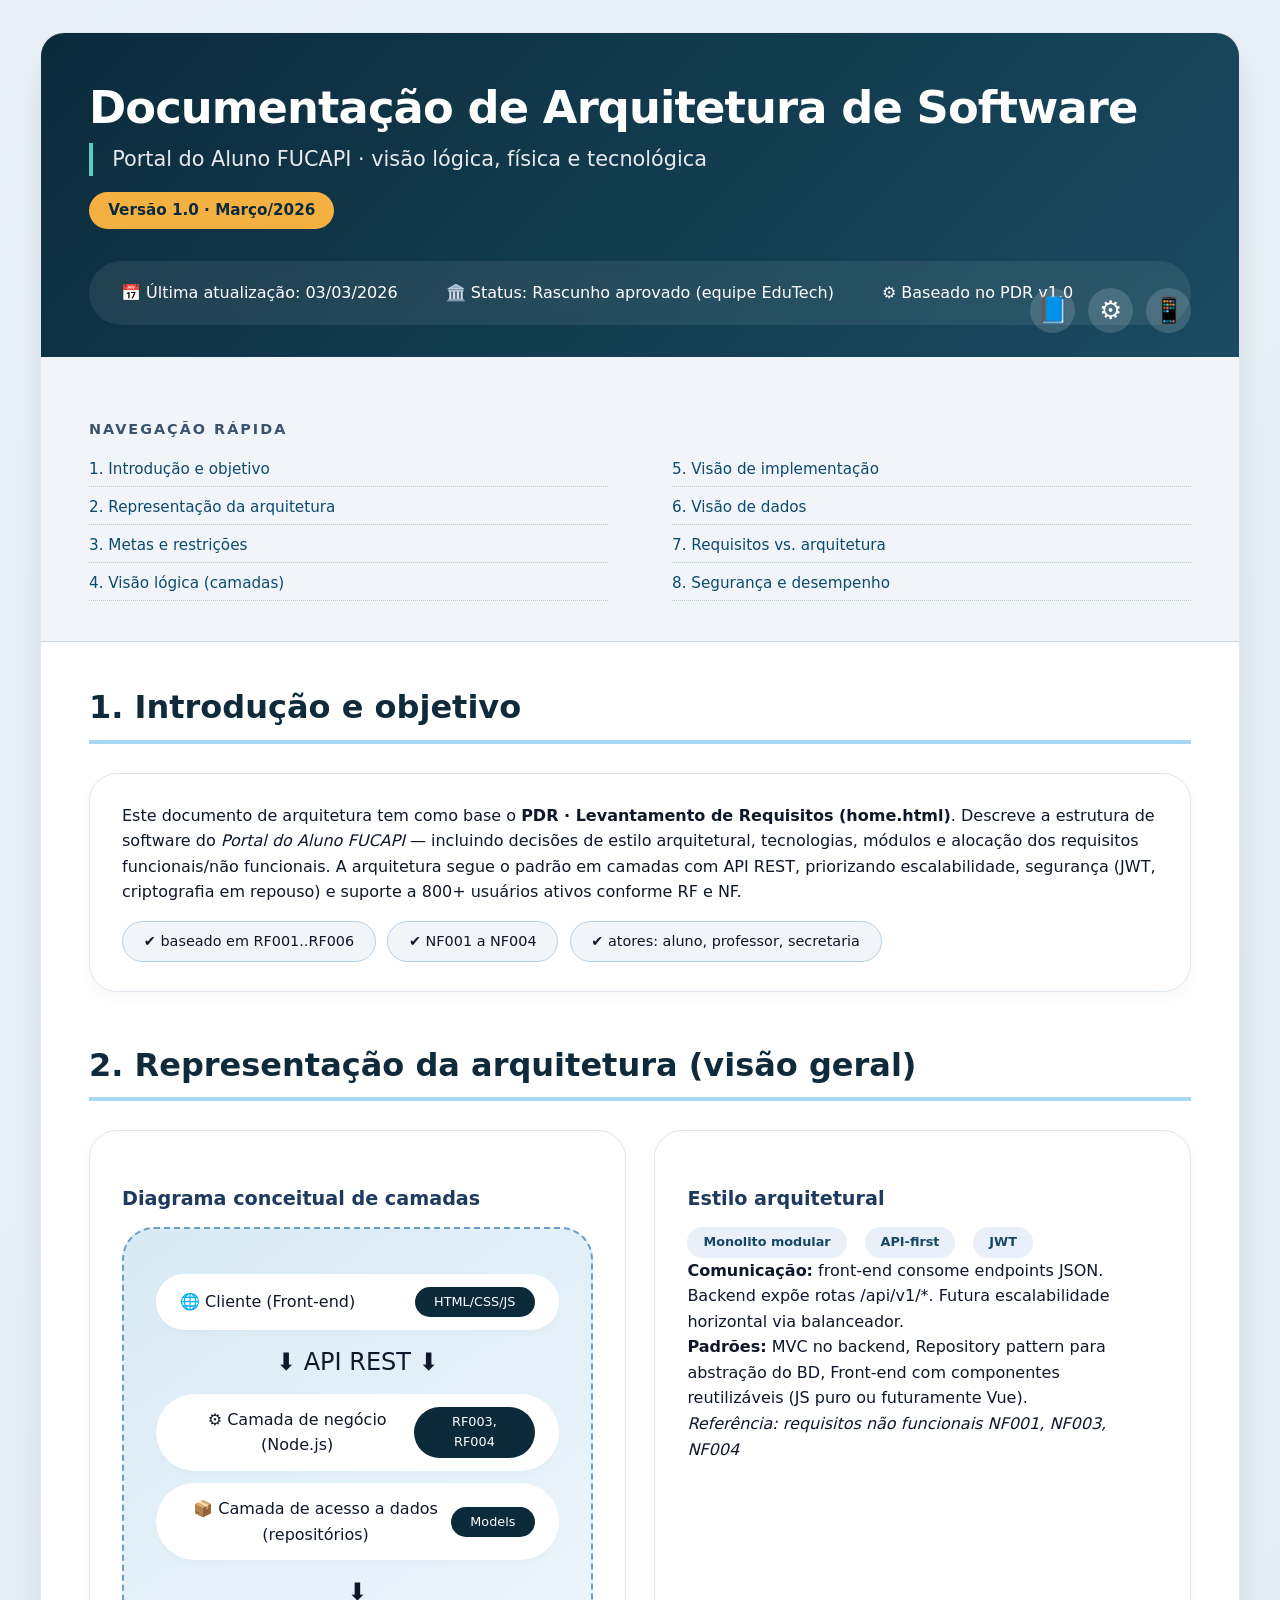
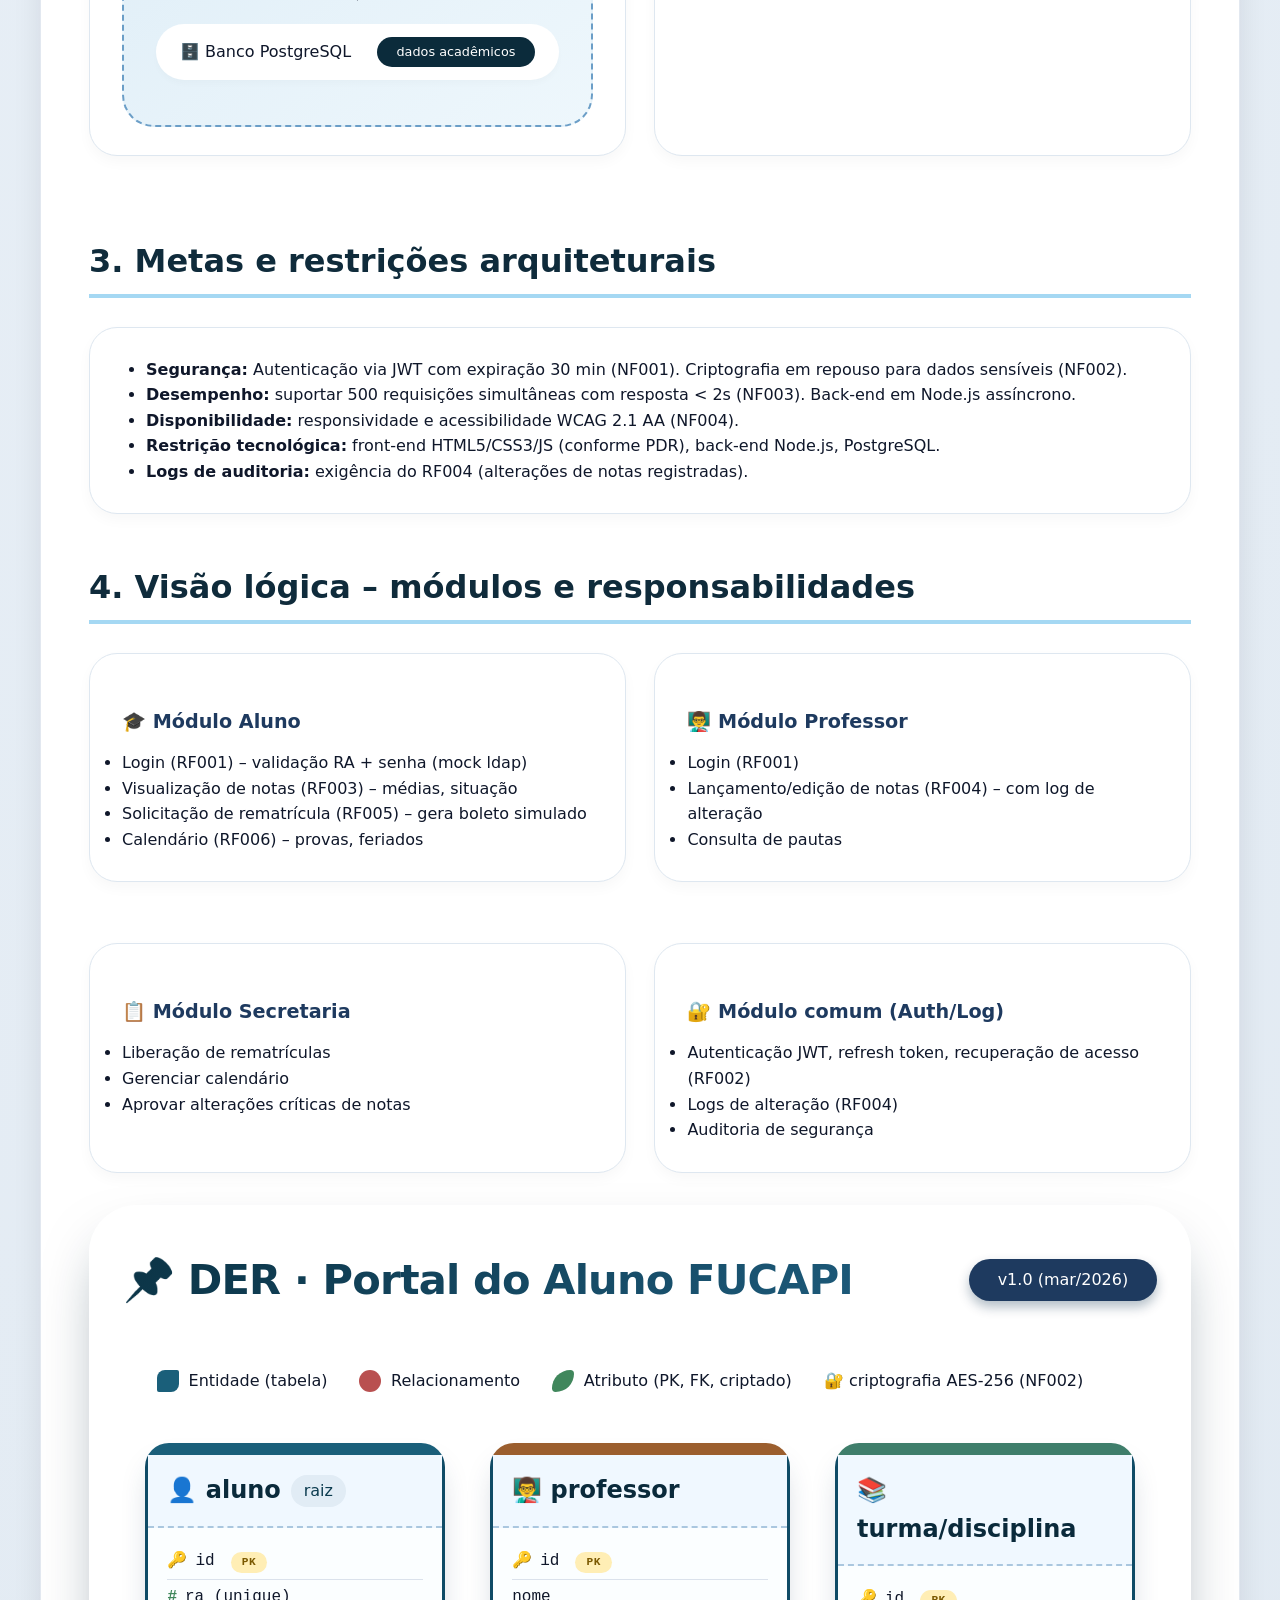
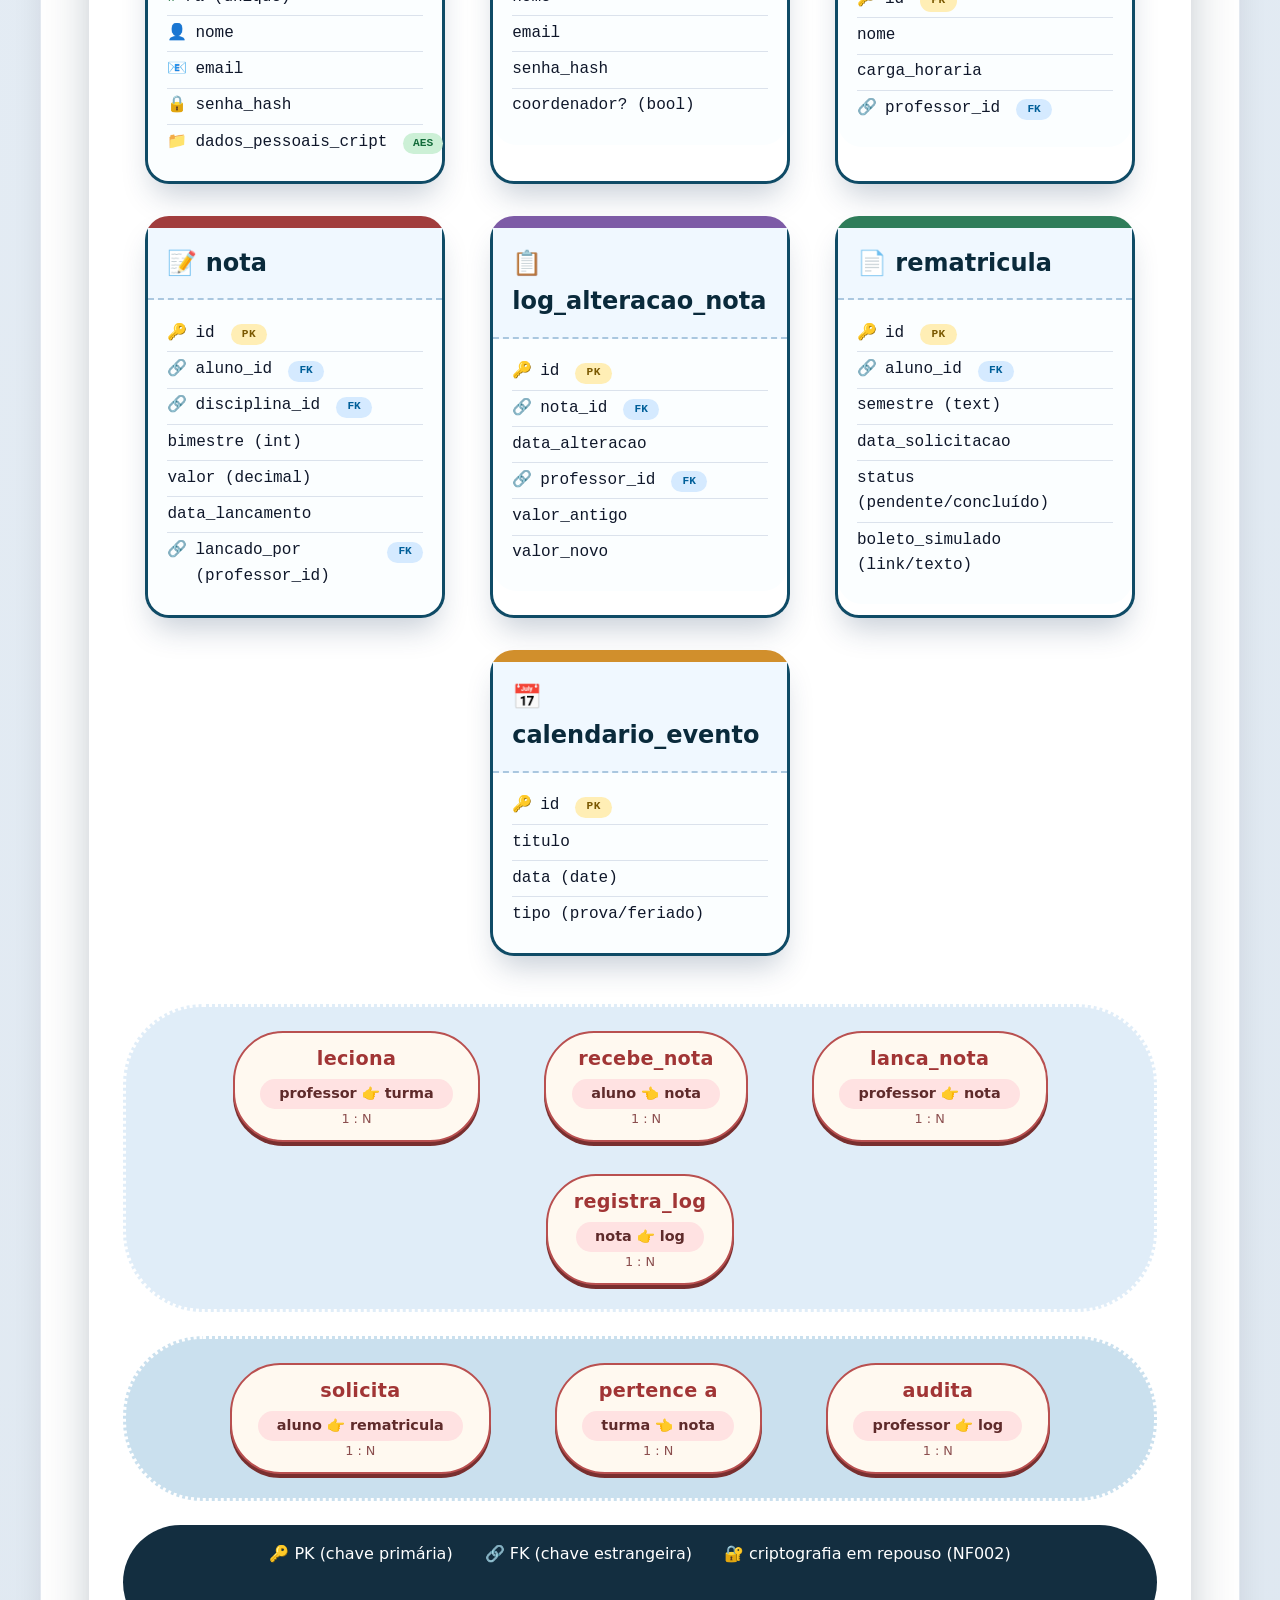
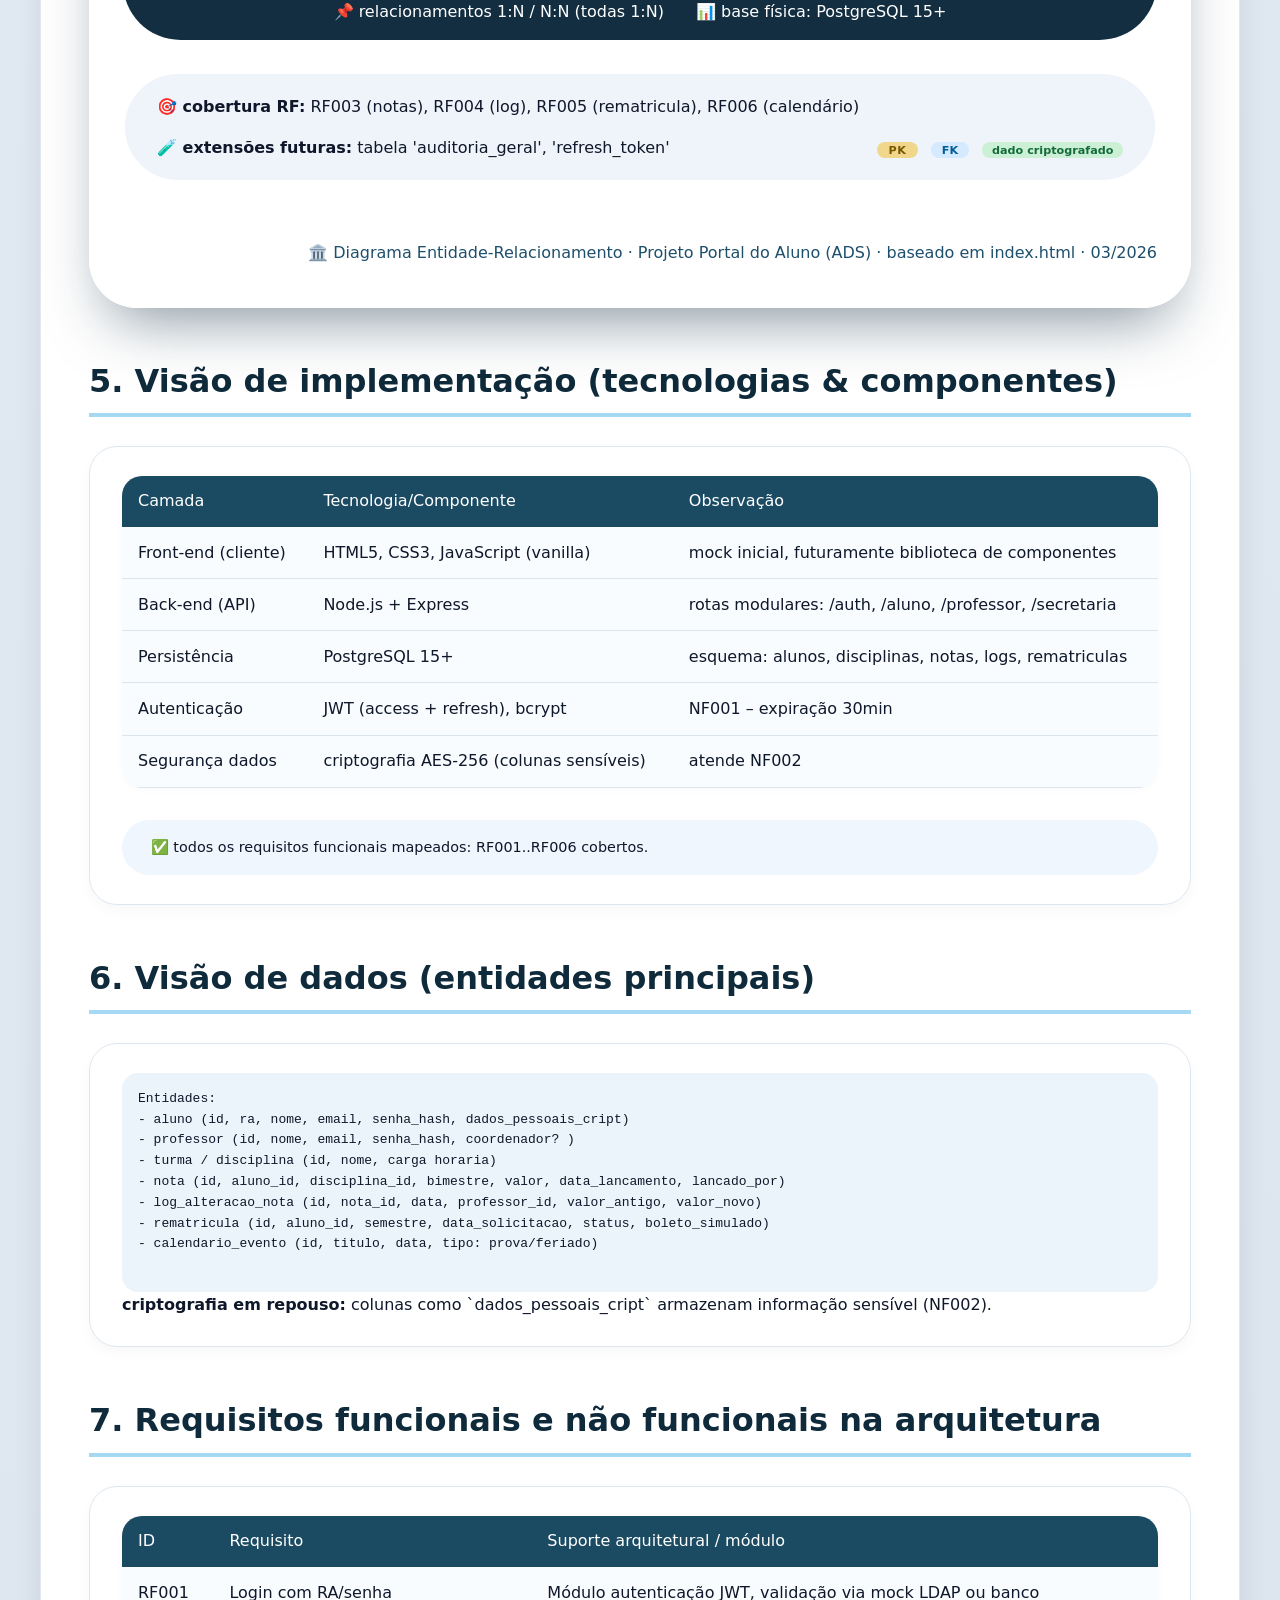
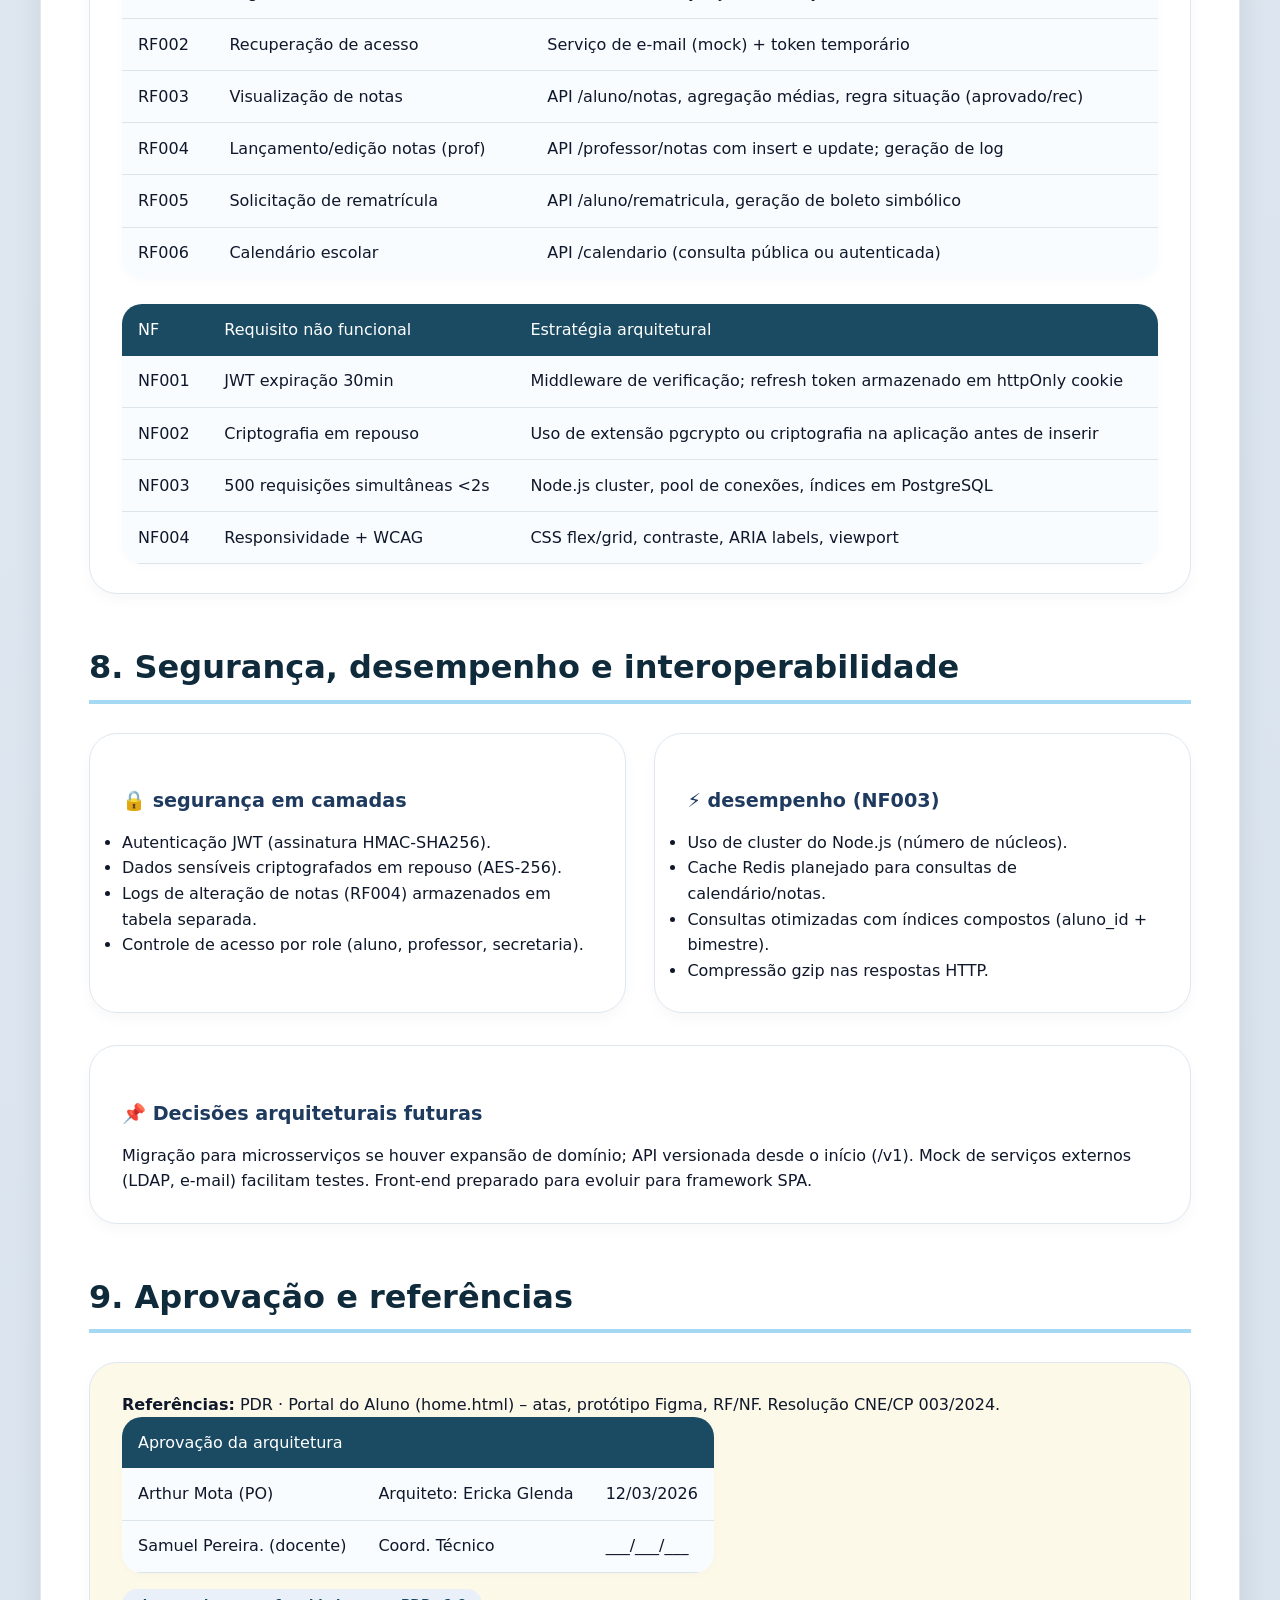
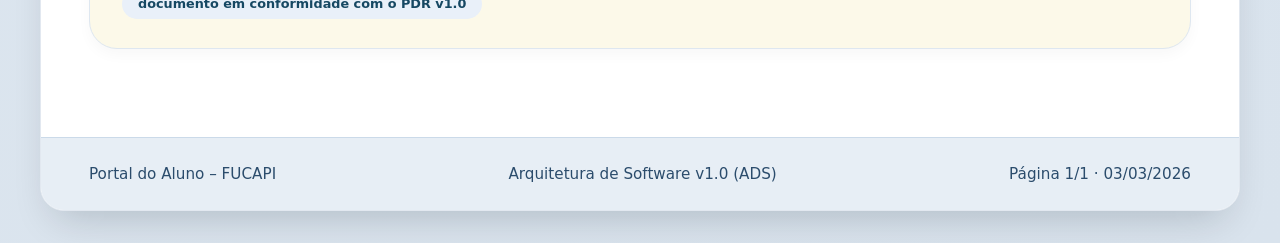
<file: Documento de arquitetura de software/home/index.html>
<!DOCTYPE html>
<html lang="pt-BR">
<head>
    <meta charset="UTF-8">
    <meta name="viewport" content="width=device-width, initial-scale=1.0">
    <title>ADS · Portal do Aluno (Arquitetura de Software v1.0)</title>
    <style>
        * {
            margin: 0;
            padding: 0;
            box-sizing: border-box;
        }

        body {
            font-family: 'Segoe UI', Tahoma, Geneva, Verdana, sans-serif;
            background-color: #f8fafc;
            color: #0f172a;
            line-height: 1.6;
            padding: 2rem 1.5rem;
        }

        .container {
            max-width: 1200px;
            margin: 0 auto;
            background: white;
            border-radius: 24px;
            box-shadow: 0 20px 40px -15px rgba(0,20,30,0.2);
            overflow: hidden;
            border: 1px solid #e2e8f0;
        }

        /* HEADER / CAPA */
        .arch-header {
            background: linear-gradient(135deg, #0b2b3b 0%, #1a4b62 100%);
            color: white;
            padding: 3rem 3rem 2rem 3rem;
            position: relative;
        }

        .arch-header h1 {
            font-size: 2.8rem;
            font-weight: 600;
            letter-spacing: -0.02em;
            line-height: 1.2;
        }

        .arch-header .subtitle {
            font-size: 1.3rem;
            opacity: 0.9;
            margin-top: 0.5rem;
            font-weight: 300;
            border-left: 4px solid #5ee0d0;
            padding-left: 1.2rem;
        }

        .arch-header .meta {
            margin-top: 2rem;
            display: flex;
            gap: 3rem;
            flex-wrap: wrap;
            font-size: 1rem;
            background: rgba(255,255,255,0.08);
            padding: 1.2rem 2rem;
            border-radius: 60px;
            backdrop-filter: blur(4px);
        }

        .arch-header .version-badge {
            background: #f5b042;
            color: #0b2b3b;
            font-weight: 700;
            padding: 0.4rem 1.2rem;
            border-radius: 40px;
            font-size: 0.95rem;
            display: inline-block;
            margin-top: 1rem;
        }

        .header-icon-set {
            position: absolute;
            bottom: 1.5rem;
            right: 3rem;
            display: flex;
            gap: 0.8rem;
        }

        .icon-circle {
            width: 45px;
            height: 45px;
            background: rgba(255,255,255,0.15);
            border-radius: 50%;
            display: inline-flex;
            align-items: center;
            justify-content: center;
            font-size: 1.6rem;
        }

        /* sumário estilo */
        .summary-arch {
            background-color: #f1f5f9;
            padding: 2rem 3rem;
            border-bottom: 1px solid #cbd5e1;
        }

        .summary-arch h3 {
            text-transform: uppercase;
            font-size: 0.9rem;
            letter-spacing: 2px;
            color: #3a546d;
            margin-bottom: 1rem;
        }

        .summary-grid {
            display: flex;
            flex-wrap: wrap;
            gap: 2rem 4rem;
        }

        .summary-col {
            flex: 1 1 200px;
        }

        .summary-col ul {
            list-style: none;
        }

        .summary-col li {
            margin-bottom: 0.5rem;
            font-size: 0.95rem;
            border-bottom: 1px dotted #b9c9da;
            padding-bottom: 0.3rem;
        }

        .summary-col li a {
            text-decoration: none;
            color: #0c4a6e;
            font-weight: 500;
        }

        .summary-col li a:hover {
            color: #0284c7;
        }

        main {
            padding: 2.5rem 3rem;
        }

        section {
            margin-bottom: 3rem;
            scroll-margin-top: 2rem;
        }

        h2 {
            font-size: 2rem;
            font-weight: 600;
            color: #0f2b3b;
            border-bottom: 4px solid #a5d8f3;
            padding-bottom: 0.4rem;
            margin-bottom: 1.8rem;
        }

        h3 {
            font-size: 1.4rem;
            margin: 1.8rem 0 1rem 0;
            color: #155e75;
        }

        h4 {
            font-weight: 600;
            color: #1e3a5f;
            margin: 1.5rem 0 0.8rem;
            font-size: 1.2rem;
        }

        .card-arch {
            background: #ffffff;
            border: 1px solid #dee7f0;
            border-radius: 28px;
            padding: 1.8rem 2rem;
            box-shadow: 0 6px 14px rgba(0,20,30,0.03);
            margin-bottom: 2rem;
        }

        .badge {
            background: #e9f0f9;
            color: #164863;
            font-size: 0.8rem;
            font-weight: 600;
            padding: 0.3rem 1rem;
            border-radius: 40px;
            display: inline-block;
            margin-right: 0.8rem;
        }

        .tag {
            background: #dbeafe;
            color: #1e3a8a;
            border-radius: 30px;
            padding: 0.2rem 1rem;
            font-size: 0.8rem;
            font-weight: 600;
        }

        .grid-2col {
            display: grid;
            grid-template-columns: 1fr 1fr;
            gap: 1.8rem;
        }

        .arquitetura-img {
            background: linear-gradient(145deg, #d9eaf5, #eef7fc);
            border-radius: 32px;
            padding: 2rem 2rem;
            text-align: center;
            border: 2px dashed #6b9ec7;
        }

        .layer {
            display: flex;
            align-items: center;
            justify-content: space-between;
            background: white;
            margin: 0.8rem 0;
            padding: 0.8rem 1.5rem;
            border-radius: 60px;
            box-shadow: 0 4px 6px rgba(0,0,0,0.02);
            font-weight: 500;
        }

        .layer span {
            background: #0b2b3b;
            color: white;
            border-radius: 30px;
            padding: 0.3rem 1.2rem;
            font-size: 0.8rem;
        }

        .tech-bubbles {
            display: flex;
            flex-wrap: wrap;
            gap: 0.7rem;
            margin-top: 1rem;
        }

        .tech {
            background: #f1f5f9;
            border-radius: 60px;
            padding: 0.5rem 1.3rem;
            font-size: 0.9rem;
            border: 1px solid #b3d1e6;
        }

        table {
            width: 100%;
            border-collapse: collapse;
            background: #f9fcff;
            border-radius: 20px;
            overflow: hidden;
            box-shadow: 0 2px 10px rgba(0,0,0,0.02);
        }

        th {
            background: #1a4b62;
            color: white;
            font-weight: 500;
            padding: 0.8rem 1rem;
            text-align: left;
        }

        td {
            padding: 0.8rem 1rem;
            border-bottom: 1px solid #dce5ec;
        }

        .rf-table tr:last-child td {
            border-bottom: none;
        }

        .footnote {
            font-size: 0.9rem;
            background: #f0f6fd;
            padding: 1rem 1.8rem;
            border-radius: 50px;
            margin-top: 2rem;
        }

        .footer-arch {
            background: #e7eef5;
            padding: 1.5rem 3rem;
            text-align: center;
            color: #2b4c6c;
            border-top: 1px solid #cbdae9;
            font-size: 0.95rem;
            display: flex;
            justify-content: space-between;
            flex-wrap: wrap;
        }
    </style>
</head>
<body>
<div class="container">

    <!-- cabeçalho arquitetura -->
    <header class="arch-header">
        <h1>Documentação de Arquitetura de Software</h1>
        <div class="subtitle">Portal do Aluno FUCAPI · visão lógica, física e tecnológica</div>
        <div class="version-badge">Versão 1.0 · Março/2026</div>
        <div class="meta">
            <span>📅 Última atualização: 03/03/2026</span>
            <span>🏛️ Status: Rascunho aprovado (equipe EduTech)</span>
            <span>⚙️ Baseado no PDR v1.0</span>
        </div>
        <div class="header-icon-set">
            <span class="icon-circle">📘</span>
            <span class="icon-circle">⚙️</span>
            <span class="icon-circle">📱</span>
        </div>
    </header>

    <!-- sumário rápido da arquitetura -->
    <div class="summary-arch">
        <h3>Navegação rápida</h3>
        <div class="summary-grid">
            <div class="summary-col">
                <ul>
                    <li><a href="#introducao">1. Introdução e objetivo</a></li>
                    <li><a href="#representacao">2. Representação da arquitetura</a></li>
                    <li><a href="#metas">3. Metas e restrições</a></li>
                    <li><a href="#visaologic">4. Visão lógica (camadas)</a></li>
                </ul>
            </div>
            <div class="summary-col">
                <ul>
                    <li><a href="#implementacao">5. Visão de implementação</a></li>
                    <li><a href="#dados">6. Visão de dados</a></li>
                    <li><a href="#requisitos">7. Requisitos vs. arquitetura</a></li>
                    <li><a href="#seguranca">8. Segurança e desempenho</a></li>
                </ul>
            </div>
        </div>
    </div>

    <main>
        <!-- 1. INTRODUÇÃO ARQUITETURAL -->
        <section id="introducao">
            <h2>1. Introdução e objetivo</h2>
            <div class="card-arch">
                <p>Este documento de arquitetura tem como base o <strong>PDR · Levantamento de Requisitos (home.html)</strong>. 
                Descreve a estrutura de software do <em>Portal do Aluno FUCAPI</em> — incluindo decisões de estilo arquitetural, 
                tecnologias, módulos e alocação dos requisitos funcionais/não funcionais. A arquitetura segue o padrão em camadas 
                com API REST, priorizando escalabilidade, segurança (JWT, criptografia em repouso) e suporte a 800+ usuários ativos 
                conforme RF e NF.</p>
                <div class="tech-bubbles">
                    <span class="tech">✔ baseado em RF001..RF006</span>
                    <span class="tech">✔ NF001 a NF004</span>
                    <span class="tech">✔ atores: aluno, professor, secretaria</span>
                </div>
            </div>
        </section>

        <!-- 2. REPRESENTAÇÃO -->
        <section id="representacao">
            <h2>2. Representação da arquitetura (visão geral)</h2>
            <div class="grid-2col">
                <div class="card-arch">
                    <h4>Diagrama conceitual de camadas</h4>
                    <div class="arquitetura-img">
                        <div class="layer">🌐 Cliente (Front-end) <span>HTML/CSS/JS</span></div>
                        <div style="font-size:1.5rem;">⬇️  API REST  ⬇️</div>
                        <div class="layer">⚙️ Camada de negócio (Node.js) <span>RF003, RF004</span></div>
                        <div class="layer">📦 Camada de acesso a dados (repositórios) <span>Models</span></div>
                        <div style="font-size:1.5rem;">⬇️</div>
                        <div class="layer">🗄️ Banco PostgreSQL <span>dados acadêmicos</span></div>
                    </div>
                </div>
                <div class="card-arch">
                    <h4>Estilo arquitetural</h4>
                    <p><span class="badge">Monolito modular</span> <span class="badge">API-first</span> <span class="badge">JWT</span></p>
                    <p><strong>Comunicação:</strong> front-end consome endpoints JSON. Backend expõe rotas /api/v1/*. Futura escalabilidade horizontal via balanceador.</p>
                    <p><strong>Padrões:</strong> MVC no backend, Repository pattern para abstração do BD, Front-end com componentes reutilizáveis (JS puro ou futuramente Vue).</p>
                    <p><em>Referência: requisitos não funcionais NF001, NF003, NF004</em></p>
                </div>
            </div>
        </section>

        <!-- 3. METAS E RESTRIÇÕES (NF) -->
        <section id="metas">
            <h2>3. Metas e restrições arquiteturais</h2>
            <div class="card-arch">
                <ul style="margin-left:1.5rem;">
                    <li><strong>Segurança:</strong> Autenticação via JWT com expiração 30 min (NF001). Criptografia em repouso para dados sensíveis (NF002).</li>
                    <li><strong>Desempenho:</strong> suportar 500 requisições simultâneas com resposta < 2s (NF003). Back-end em Node.js assíncrono.</li>
                    <li><strong>Disponibilidade:</strong> responsividade e acessibilidade WCAG 2.1 AA (NF004).</li>
                    <li><strong>Restrição tecnológica:</strong> front-end HTML5/CSS3/JS (conforme PDR), back-end Node.js, PostgreSQL.</li>
                    <li><strong>Logs de auditoria:</strong> exigência do RF004 (alterações de notas registradas).</li>
                </ul>
            </div>
        </section>

        <!-- 4. VISÃO LÓGICA (MÓDULOS) -->
        <section id="visaologic">
            <h2>4. Visão lógica – módulos e responsabilidades</h2>
            <div class="grid-2col">
                <div class="card-arch">
                    <h4>🎓 Módulo Aluno</h4>
                    <ul>
                        <li>Login (RF001) – validação RA + senha (mock ldap)</li>
                        <li>Visualização de notas (RF003) – médias, situação</li>
                        <li>Solicitação de rematrícula (RF005) – gera boleto simulado</li>
                        <li>Calendário (RF006) – provas, feriados</li>
                    </ul>
                </div>
                <div class="card-arch">
                    <h4>👨‍🏫 Módulo Professor</h4>
                    <ul>
                        <li>Login (RF001)</li>
                        <li>Lançamento/edição de notas (RF004) – com log de alteração</li>
                        <li>Consulta de pautas</li>
                    </ul>
                </div>
                <div class="card-arch">
                    <h4>📋 Módulo Secretaria</h4>
                    <ul>
                        <li>Liberação de rematrículas</li>
                        <li>Gerenciar calendário</li>
                        <li>Aprovar alterações críticas de notas</li>
                    </ul>
                </div>
                <div class="card-arch">
                    <h4>🔐 Módulo comum (Auth/Log)</h4>
                    <ul>
                        <li>Autenticação JWT, refresh token, recuperação de acesso (RF002)</li>
                        <li>Logs de alteração (RF004)</li>
                        <li> Auditoria de segurança</li>
                    </ul>
                </div>
            </div>
            <!DOCTYPE html>
<html lang="pt-BR">
<head>
    <meta charset="UTF-8">
    <meta name="viewport" content="width=device-width, initial-scale=1.0">
    <title>Diagrama Entidade-Relacionamento · Portal do Aluno</title>
    <style>
        * {
            margin: 0;
            padding: 0;
            box-sizing: border-box;
        }

        body {
            font-family: 'Segoe UI', 'Roboto', system-ui, sans-serif;
            background: linear-gradient(145deg, #e9f0f7 0%, #d9e3ed 100%);
            min-height: 100vh;
            padding: 2rem 1.5rem;
            display: flex;
            justify-content: center;
            align-items: center;
        }

        .der-container {
            max-width: 1300px;
            width: 100%;
            background: rgba(255,255,255,0.75);
            backdrop-filter: blur(8px);
            border-radius: 48px;
            box-shadow: 0 30px 60px -20px rgba(10, 40, 60, 0.5);
            padding: 2.5rem 2rem;
            border: 2px solid rgba(255,255,255,0.7);
        }

        /* cabeçalho */
        .der-header {
            display: flex;
            justify-content: space-between;
            align-items: center;
            margin-bottom: 2.5rem;
            flex-wrap: wrap;
            gap: 1rem;
        }

        .der-header h1 {
            font-size: 2.6rem;
            font-weight: 700;
            background: linear-gradient(135deg, #0b3345, #1d5a7a);
            -webkit-background-clip: text;
            -webkit-text-fill-color: transparent;
            background-clip: text;
            letter-spacing: -0.02em;
        }

        .version-pill {
            background: #1e3a5f;
            color: white;
            border-radius: 60px;
            padding: 0.5rem 1.8rem;
            font-weight: 500;
            font-size: 1rem;
            box-shadow: 0 6px 12px rgba(0,40,70,0.3);
        }

        .legenda {
            display: flex;
            flex-wrap: wrap;
            gap: 2rem;
            background: #ffffffcc;
            border-radius: 60px;
            padding: 0.8rem 2rem;
            margin-bottom: 2.2rem;
            border: 2px solid white;
            font-weight: 500;
        }

        .legenda-item {
            display: flex;
            align-items: center;
            gap: 0.6rem;
        }

        .entidade-badge {
            width: 22px;
            height: 22px;
            background: #1a5f7a;
            border-radius: 8px 2px 8px 2px;
        }

        .relac-badge {
            width: 22px;
            height: 22px;
            background: #b95050;
            border-radius: 50%;
        }

        .atributo-badge {
            width: 22px;
            height: 22px;
            background: #40875c;
            border-radius: 20px 4px 20px 4px;
        }

        /* grade principal do diagrama */
        .der-grid {
            display: flex;
            flex-wrap: wrap;
            gap: 2rem 2.8rem;
            justify-content: center;
            margin-bottom: 3rem;
        }

        /* entidades (retângulos) */
        .entidade {
            background: white;
            border-radius: 24px 24px 24px 24px;
            min-width: 260px;
            max-width: 300px;
            flex: 1 1 auto;
            box-shadow: 0 18px 30px -8px #1e3a5f40;
            border: 3px solid #0f4b66;
            transition: all 0.15s;
            border-top: 12px solid #1a5f7a;
        }

        .entidade.professor { border-top-color: #9b5e2e; }
        .entidade.turma { border-top-color: #3f7e6b; }
        .entidade.nota { border-top-color: #a13d3d; }
        .entidade.log { border-top-color: #7d5ba6; }
        .entidade.rematricula { border-top-color: #2f7d5a; }
        .entidade.calendario { border-top-color: #d18f2c; }

        .entidade-titulo {
            background: #f0f8ff;
            padding: 1rem 1.2rem;
            font-weight: 700;
            font-size: 1.5rem;
            color: #0a2a3b;
            border-bottom: 2px dashed #aac7df;
            display: flex;
            align-items: center;
            gap: 10px;
        }

        .entidade-titulo span {
            font-size: 1rem;
            background: #e1ecf5;
            padding: 0.2rem 0.8rem;
            border-radius: 40px;
            color: #0b3b4f;
            font-weight: 500;
        }

        .atributos {
            padding: 1rem 1.2rem 1.3rem;
            background: #fbfeff;
            border-radius: 0 0 24px 24px;
        }

        .atributo {
            display: flex;
            align-items: baseline;
            gap: 0.5rem;
            font-size: 1rem;
            padding: 0.3rem 0;
            border-bottom: 1px solid #dbe2ec;
            font-family: 'JetBrains Mono', 'Fira Code', monospace;
        }

        .atributo:last-child {
            border-bottom: none;
        }

        .pk {
            background: #ffeeb5;
            border-radius: 30px;
            padding: 0.1rem 0.7rem;
            font-size: 0.7rem;
            font-weight: 700;
            color: #7a5800;
            margin-left: 0.5rem;
            letter-spacing: 0.5px;
        }

        .fk {
            background: #d5eaff;
            border-radius: 30px;
            padding: 0.1rem 0.7rem;
            font-size: 0.7rem;
            font-weight: 700;
            color: #005f99;
            margin-left: 0.5rem;
        }

        .encrypt {
            background: #ccf0d6;
            border-radius: 30px;
            padding: 0.1rem 0.6rem;
            font-size: 0.7rem;
            font-weight: 600;
            color: #136b3a;
            margin-left: 0.5rem;
        }

        .attr-icon {
            color: #40875c;
            font-weight: 600;
        }

        /* relacionamentos em linha flex */
        .relacionamentos-linha {
            display: flex;
            flex-wrap: wrap;
            align-items: center;
            justify-content: center;
            gap: 2rem 4rem;
            background: #e0edf8;
            border-radius: 80px;
            padding: 1.5rem 2rem;
            margin: 2rem 0 1.5rem;
            border: 3px dotted #ffffff;
        }

        .relacionamento {
            display: flex;
            flex-direction: column;
            align-items: center;
            background: #fff9f0;
            border-radius: 50px;
            padding: 0.7rem 1.6rem;
            border: 2px solid #b95050;
            box-shadow: 0 4px 0 #792f2f;
        }

        .rel-nome {
            font-weight: 800;
            color: #a13535;
            font-size: 1.2rem;
            letter-spacing: 0.3px;
        }

        .rel-entidades {
            font-size: 0.9rem;
            background: #ffe2e2;
            padding: 0.2rem 1.2rem;
            border-radius: 60px;
            margin-top: 4px;
            font-weight: 600;
            color: #5f2b2b;
        }

        .rel-multi {
            font-size: 0.8rem;
            color: #8b4e4e;
        }

        /* mini legenda de relacionamentos */
        .extra-info {
            display: flex;
            gap: 2rem;
            background: #132e40;
            border-radius: 100px;
            padding: 1rem 2rem;
            color: white;
            flex-wrap: wrap;
            justify-content: center;
        }

        .info-bloco {
            display: flex;
            align-items: center;
            gap: 8px;
        }

        .seta {
            font-size: 1.4rem;
        }

        /* responsivo */
        @media (max-width: 800px) {
            .der-grid { flex-direction: column; align-items: center; }
            .entidade { width: 100%; max-width: 400px; }
            .relacionamentos-linha { flex-direction: column; border-radius: 60px; }
        }

        .assinatura {
            text-align: right;
            margin-top: 2rem;
            color: #1e4f6b;
            font-weight: 500;
            border-top: 2px solid white;
            padding-top: 1.5rem;
        }
    </style>
</head>
<body>
<div class="der-container">
    <div class="der-header">
        <h1>📌 DER · Portal do Aluno FUCAPI</h1>
        <div class="version-pill">v1.0 (mar/2026)</div>
    </div>

    <!-- legenda rápida -->
    <div class="legenda">
        <div class="legenda-item"><span class="entidade-badge"></span> Entidade (tabela)</div>
        <div class="legenda-item"><span class="relac-badge"></span> Relacionamento</div>
        <div class="legenda-item"><span class="atributo-badge"></span> Atributo (PK, FK, criptado)</div>
        <div class="legenda-item">🔐 criptografia AES-256 (NF002)</div>
    </div>

    <!-- GRADE DE ENTIDADES (7 principais) -->
    <div class="der-grid">
        <!-- ALUNO -->
        <div class="entidade aluno">
            <div class="entidade-titulo">👤 aluno <span>raiz</span></div>
            <div class="atributos">
                <div class="atributo"><span class="attr-icon">🔑</span> id <span class="pk">PK</span></div>
                <div class="atributo"><span class="attr-icon">#</span> ra (unique)</div>
                <div class="atributo"><span class="attr-icon">👤</span> nome</div>
                <div class="atributo"><span class="attr-icon">📧</span> email</div>
                <div class="atributo"><span class="attr-icon">🔒</span> senha_hash</div>
                <div class="atributo"><span class="attr-icon">📁</span> dados_pessoais_cript <span class="encrypt">AES</span></div>
            </div>
        </div>

        <!-- PROFESSOR -->
        <div class="entidade professor">
            <div class="entidade-titulo">👨‍🏫 professor</div>
            <div class="atributos">
                <div class="atributo"><span class="attr-icon">🔑</span> id <span class="pk">PK</span></div>
                <div class="atributo">nome</div>
                <div class="atributo">email</div>
                <div class="atributo">senha_hash</div>
                <div class="atributo">coordenador? (bool)</div>
            </div>
        </div>

        <!-- TURMA / DISCIPLINA -->
        <div class="entidade turma">
            <div class="entidade-titulo">📚 turma/disciplina</div>
            <div class="atributos">
                <div class="atributo"><span class="attr-icon">🔑</span> id <span class="pk">PK</span></div>
                <div class="atributo">nome</div>
                <div class="atributo">carga_horaria</div>
                <div class="atributo"><span class="attr-icon">🔗</span> professor_id <span class="fk">FK</span></div>
            </div>
        </div>

        <!-- NOTA -->
        <div class="entidade nota">
            <div class="entidade-titulo">📝 nota</div>
            <div class="atributos">
                <div class="atributo"><span class="attr-icon">🔑</span> id <span class="pk">PK</span></div>
                <div class="atributo"><span class="attr-icon">🔗</span> aluno_id <span class="fk">FK</span></div>
                <div class="atributo"><span class="attr-icon">🔗</span> disciplina_id <span class="fk">FK</span></div>
                <div class="atributo">bimestre (int)</div>
                <div class="atributo">valor (decimal)</div>
                <div class="atributo">data_lancamento</div>
                <div class="atributo"><span class="attr-icon">🔗</span> lancado_por (professor_id) <span class="fk">FK</span></div>
            </div>
        </div>

        <!-- LOG ALTERACAO NOTA -->
        <div class="entidade log">
            <div class="entidade-titulo">📋 log_alteracao_nota</div>
            <div class="atributos">
                <div class="atributo"><span class="attr-icon">🔑</span> id <span class="pk">PK</span></div>
                <div class="atributo"><span class="attr-icon">🔗</span> nota_id <span class="fk">FK</span></div>
                <div class="atributo">data_alteracao</div>
                <div class="atributo"><span class="attr-icon">🔗</span> professor_id <span class="fk">FK</span></div>
                <div class="atributo">valor_antigo</div>
                <div class="atributo">valor_novo</div>
            </div>
        </div>

        <!-- REMATRICULA -->
        <div class="entidade rematricula">
            <div class="entidade-titulo">📄 rematricula</div>
            <div class="atributos">
                <div class="atributo"><span class="attr-icon">🔑</span> id <span class="pk">PK</span></div>
                <div class="atributo"><span class="attr-icon">🔗</span> aluno_id <span class="fk">FK</span></div>
                <div class="atributo">semestre (text)</div>
                <div class="atributo">data_solicitacao</div>
                <div class="atributo">status (pendente/concluído)</div>
                <div class="atributo">boleto_simulado (link/texto)</div>
            </div>
        </div>

        <!-- CALENDARIO EVENTO -->
        <div class="entidade calendario">
            <div class="entidade-titulo">📅 calendario_evento</div>
            <div class="atributos">
                <div class="atributo"><span class="attr-icon">🔑</span> id <span class="pk">PK</span></div>
                <div class="atributo">titulo</div>
                <div class="atributo">data (date)</div>
                <div class="atributo">tipo (prova/feriado)</div>
            </div>
        </div>
    </div>

    <!-- RELACIONAMENTOS explícitos -->
    <div class="relacionamentos-linha">
        <div class="relacionamento">
            <div class="rel-nome">leciona</div>
            <div class="rel-entidades">professor 👉 turma</div>
            <div class="rel-multi">1 : N</div>
        </div>
        <div class="relacionamento">
            <div class="rel-nome">recebe_nota</div>
            <div class="rel-entidades">aluno 👈 nota</div>
            <div class="rel-multi">1 : N</div>
        </div>
        <div class="relacionamento">
            <div class="rel-nome">lanca_nota</div>
            <div class="rel-entidades">professor 👉 nota</div>
            <div class="rel-multi">1 : N</div>
        </div>
        <div class="relacionamento">
            <div class="rel-nome">registra_log</div>
            <div class="rel-entidades">nota 👉 log</div>
            <div class="rel-multi">1 : N</div>
        </div>
    </div>
    <div class="relacionamentos-linha" style="margin-top:0; background:#cae0ee;">
        <div class="relacionamento">
            <div class="rel-nome">solicita</div>
            <div class="rel-entidades">aluno 👉 rematricula</div>
            <div class="rel-multi">1 : N</div>
        </div>
        <div class="relacionamento">
            <div class="rel-nome">pertence a</div>
            <div class="rel-entidades">turma 👈 nota</div>
            <div class="rel-multi">1 : N</div>
        </div>
        <div class="relacionamento">
            <div class="rel-nome">audita</div>
            <div class="rel-entidades">professor 👉 log</div>
            <div class="rel-multi">1 : N</div>
        </div>
    </div>

    <!-- INFOS extras: PK, FK, cripto, relacionamentos -->
    <div class="extra-info">
        <div class="info-bloco">🔑 PK (chave primária)</div>
        <div class="info-bloco">🔗 FK (chave estrangeira)</div>
        <div class="info-bloco">🔐 criptografia em repouso (NF002)</div>
        <div class="info-bloco">📌 relacionamentos 1:N / N:N (todas 1:N)</div>
        <div class="info-bloco">📊 base física: PostgreSQL 15+</div>
    </div>

    <!-- Observações do modelo -->
    <div style="background: #eef4fa; border-radius: 60px; padding: 1.2rem 2rem; margin-top: 2rem; border: 2px solid #fff; display: flex; flex-wrap: wrap; gap: 1rem; justify-content: space-between;">
        <div><strong>🎯 cobertura RF:</strong> RF003 (notas), RF004 (log), RF005 (rematricula), RF006 (calendário)</div>
        <div><strong>🧪 extensões futuras:</strong> tabela 'auditoria_geral', 'refresh_token'</div>
        <div><span class="pk" style="background:#f0d78c;">PK</span> <span class="fk">FK</span> <span class="encrypt">dado criptografado</span></div>
    </div>

    <!-- notas de versionamento -->
    <div class="assinatura">
        🏛️ Diagrama Entidade-Relacionamento · Projeto Portal do Aluno (ADS) · baseado em index.html · 03/2026
    </div>
</div>
</body>
</html>
        </section>

        <!-- 5. VISÃO DE IMPLEMENTAÇÃO (TECNOLOGIAS) -->
        <section id="implementacao">
            <h2>5. Visão de implementação (tecnologias & componentes)</h2>
            <div class="card-arch">
                <table>
                    <thead><tr><th>Camada</th><th>Tecnologia/Componente</th><th>Observação</th></tr></thead>
                    <tbody>
                        <tr><td>Front-end (cliente)</td><td>HTML5, CSS3, JavaScript (vanilla)</td><td>mock inicial, futuramente biblioteca de componentes</td></tr>
                        <tr><td>Back-end (API)</td><td>Node.js + Express</td><td>rotas modulares: /auth, /aluno, /professor, /secretaria</td></tr>
                        <tr><td>Persistência</td><td>PostgreSQL 15+</td><td>esquema: alunos, disciplinas, notas, logs, rematriculas</td></tr>
                        <tr><td>Autenticação</td><td>JWT (access + refresh), bcrypt</td><td>NF001 – expiração 30min</td></tr>
                        <tr><td>Segurança dados</td><td>criptografia AES-256 (colunas sensíveis)</td><td>atende NF002</td></tr>
                    </tbody>
                </table>
                <p class="footnote">✅ todos os requisitos funcionais mapeados: RF001..RF006 cobertos.</p>
            </div>
        </section>

        <!-- 6. VISÃO DE DADOS (modelo simplificado) -->
        <section id="dados">
            <h2>6. Visão de dados (entidades principais)</h2>
            <div class="card-arch">
                <pre style="background:#ebf4fa; padding:1rem; border-radius:16px; overflow-x:auto;">
Entidades:
- aluno (id, ra, nome, email, senha_hash, dados_pessoais_cript)
- professor (id, nome, email, senha_hash, coordenador? )
- turma / disciplina (id, nome, carga horaria)
- nota (id, aluno_id, disciplina_id, bimestre, valor, data_lancamento, lancado_por)
- log_alteracao_nota (id, nota_id, data, professor_id, valor_antigo, valor_novo)
- rematricula (id, aluno_id, semestre, data_solicitacao, status, boleto_simulado)
- calendario_evento (id, titulo, data, tipo: prova/feriado)
                </pre>
                <p><strong>criptografia em repouso:</strong> colunas como `dados_pessoais_cript` armazenam informação sensível (NF002).</p>
            </div>
        </section>

        <!-- 7. RASTREABILIDADE REQUISITOS x ARQUITETURA -->
        <section id="requisitos">
            <h2>7. Requisitos funcionais e não funcionais na arquitetura</h2>
            <div class="card-arch">
                <table class="rf-table">
                    <thead><tr><th>ID</th><th>Requisito</th><th>Suporte arquitetural / módulo</th></tr></thead>
                    <tbody>
                        <tr><td>RF001</td><td>Login com RA/senha</td><td>Módulo autenticação JWT, validação via mock LDAP ou banco</td></tr>
                        <tr><td>RF002</td><td>Recuperação de acesso</td><td>Serviço de e-mail (mock) + token temporário</td></tr>
                        <tr><td>RF003</td><td>Visualização de notas</td><td>API /aluno/notas, agregação médias, regra situação (aprovado/rec)</td></tr>
                        <tr><td>RF004</td><td>Lançamento/edição notas (prof)</td><td>API /professor/notas com insert e update; geração de log</td></tr>
                        <tr><td>RF005</td><td>Solicitação de rematrícula</td><td>API /aluno/rematricula, geração de boleto simbólico</td></tr>
                        <tr><td>RF006</td><td>Calendário escolar</td><td>API /calendario (consulta pública ou autenticada)</td></tr>
                    </tbody>
                </table>
                <br>
                <table>
                    <thead><tr><th>NF</th><th>Requisito não funcional</th><th>Estratégia arquitetural</th></tr></thead>
                    <tbody>
                        <tr><td>NF001</td><td>JWT expiração 30min</td><td>Middleware de verificação; refresh token armazenado em httpOnly cookie</td></tr>
                        <tr><td>NF002</td><td>Criptografia em repouso</td><td>Uso de extensão pgcrypto ou criptografia na aplicação antes de inserir</td></tr>
                        <tr><td>NF003</td><td>500 requisições simultâneas &lt;2s</td><td>Node.js cluster, pool de conexões, índices em PostgreSQL</td></tr>
                        <tr><td>NF004</td><td>Responsividade + WCAG</td><td>CSS flex/grid, contraste, ARIA labels, viewport</td></tr>
                    </tbody>
                </table>
            </div>
        </section>

        <!-- 8. SEGURANÇA E DESEMPENHO (detalhamento) -->
        <section id="seguranca">
            <h2>8. Segurança, desempenho e interoperabilidade</h2>
            <div class="grid-2col">
                <div class="card-arch">
                    <h4>🔒 segurança em camadas</h4>
                    <ul>
                        <li>Autenticação JWT (assinatura HMAC-SHA256).</li>
                        <li>Dados sensíveis criptografados em repouso (AES-256).</li>
                        <li>Logs de alteração de notas (RF004) armazenados em tabela separada.</li>
                        <li>Controle de acesso por role (aluno, professor, secretaria).</li>
                    </ul>
                </div>
                <div class="card-arch">
                    <h4>⚡ desempenho (NF003)</h4>
                    <ul>
                        <li>Uso de cluster do Node.js (número de núcleos).</li>
                        <li>Cache Redis planejado para consultas de calendário/notas.</li>
                        <li>Consultas otimizadas com índices compostos (aluno_id + bimestre).</li>
                        <li>Compressão gzip nas respostas HTTP.</li>
                    </ul>
                </div>
            </div>
            <div class="card-arch">
                <h4>📌 Decisões arquiteturais futuras</h4>
                <p>Migração para microsserviços se houver expansão de domínio; API versionada desde o início (/v1). Mock de serviços externos (LDAP, e-mail) facilitam testes. Front-end preparado para evoluir para framework SPA.</p>
            </div>
        </section>

        <!-- 9. REFERÊNCIAS E APROVAÇÃO (baseado no PDR) -->
        <section>
            <h2>9. Aprovação e referências</h2>
            <div class="card-arch" style="background: #fcf9e9;">
                <p><strong>Referências:</strong> PDR · Portal do Aluno (home.html) – atas, protótipo Figma, RF/NF. Resolução CNE/CP 003/2024.</p>
                <table style="width:auto; min-width:400px;">
                    <thead><tr><th colspan="3">Aprovação da arquitetura</th></tr></thead>
                    <tbody>
                        <tr><td>Arthur Mota (PO)</td><td>Arquiteto: Ericka Glenda</td><td>12/03/2026</td></tr>
                        <tr><td>Samuel Pereira. (docente)</td><td>Coord. Técnico</td><td>___/___/___</td></tr>
                    </tbody>
                </table>
                <p style="margin-top:1rem"><span class="badge">documento em conformidade com o PDR v1.0</span></p>
            </div>
        </section>
    </main>

    <footer class="footer-arch">
        <span>Portal do Aluno – FUCAPI</span>
        <span>Arquitetura de Software v1.0 (ADS)</span>
        <span>Página 1/1 · 03/03/2026</span>
    </footer>
</div>
<!-- fim container -->
</body>
</html>
</file>
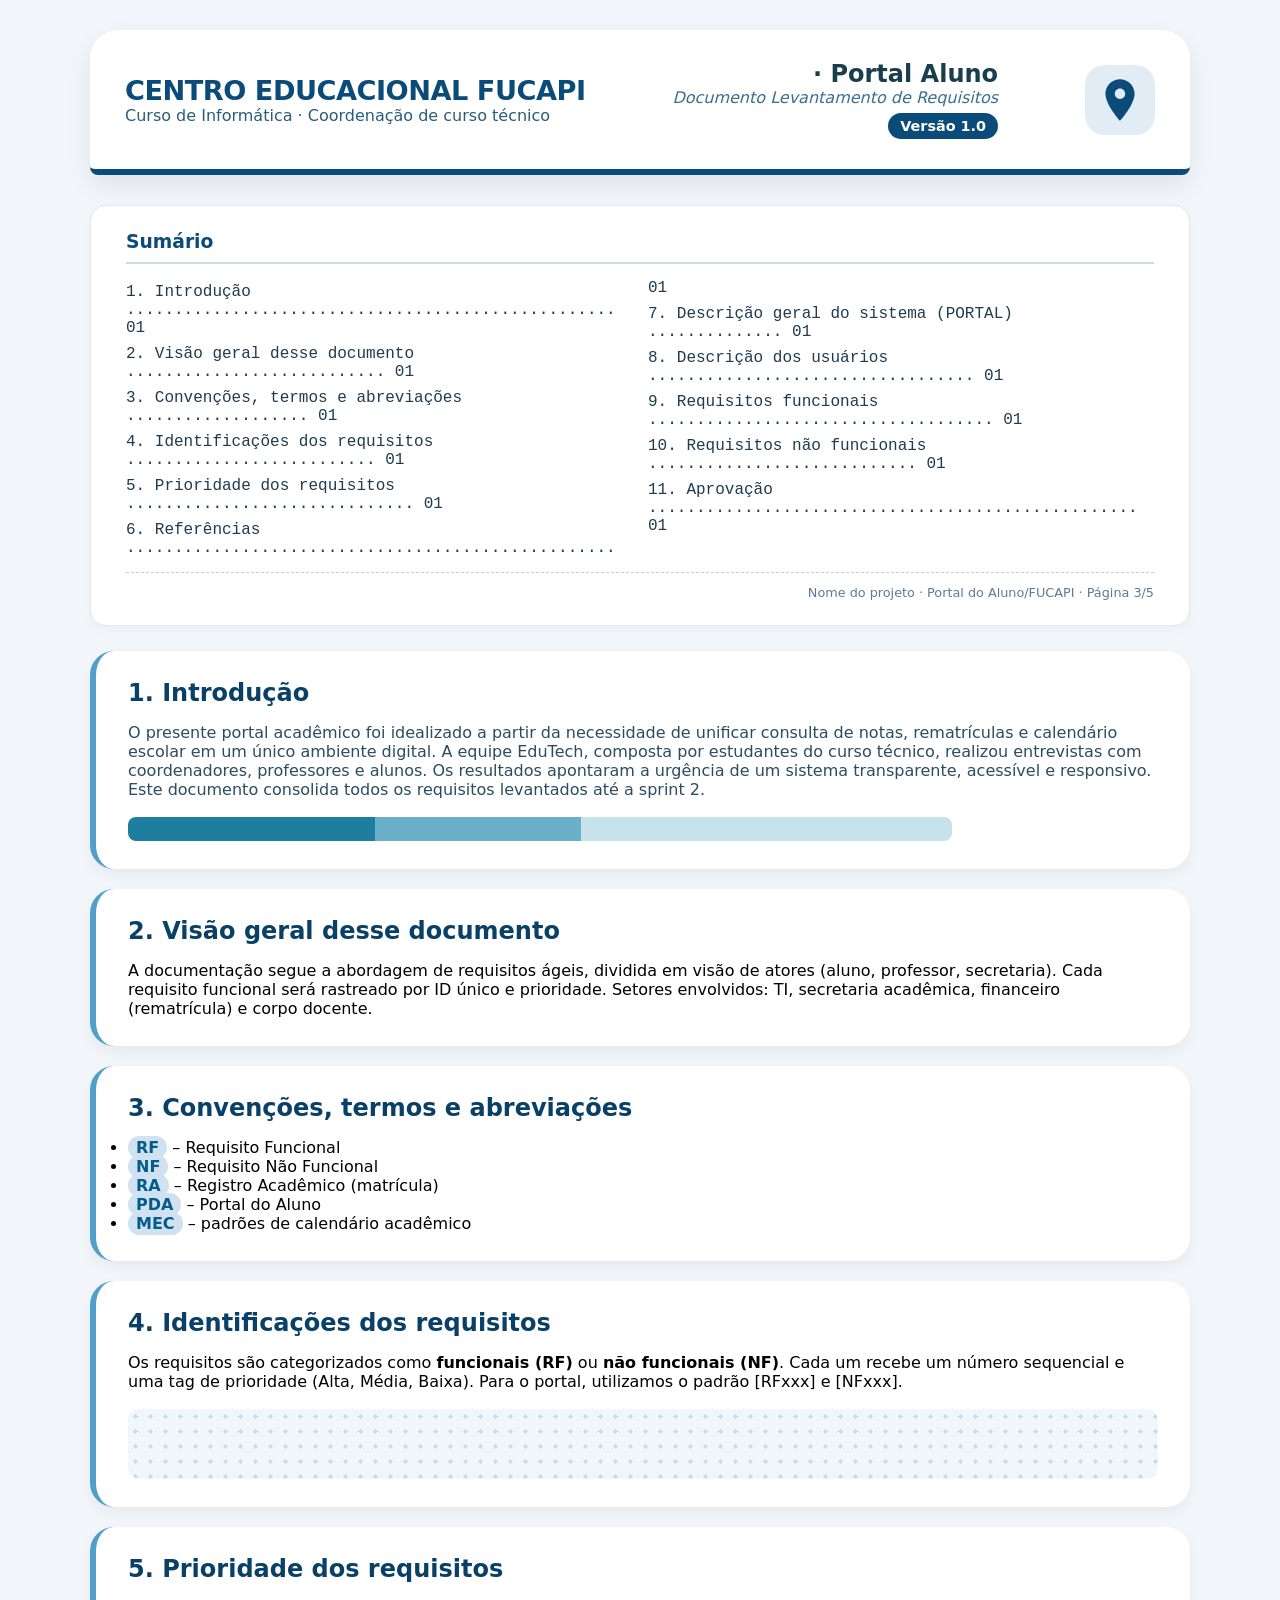
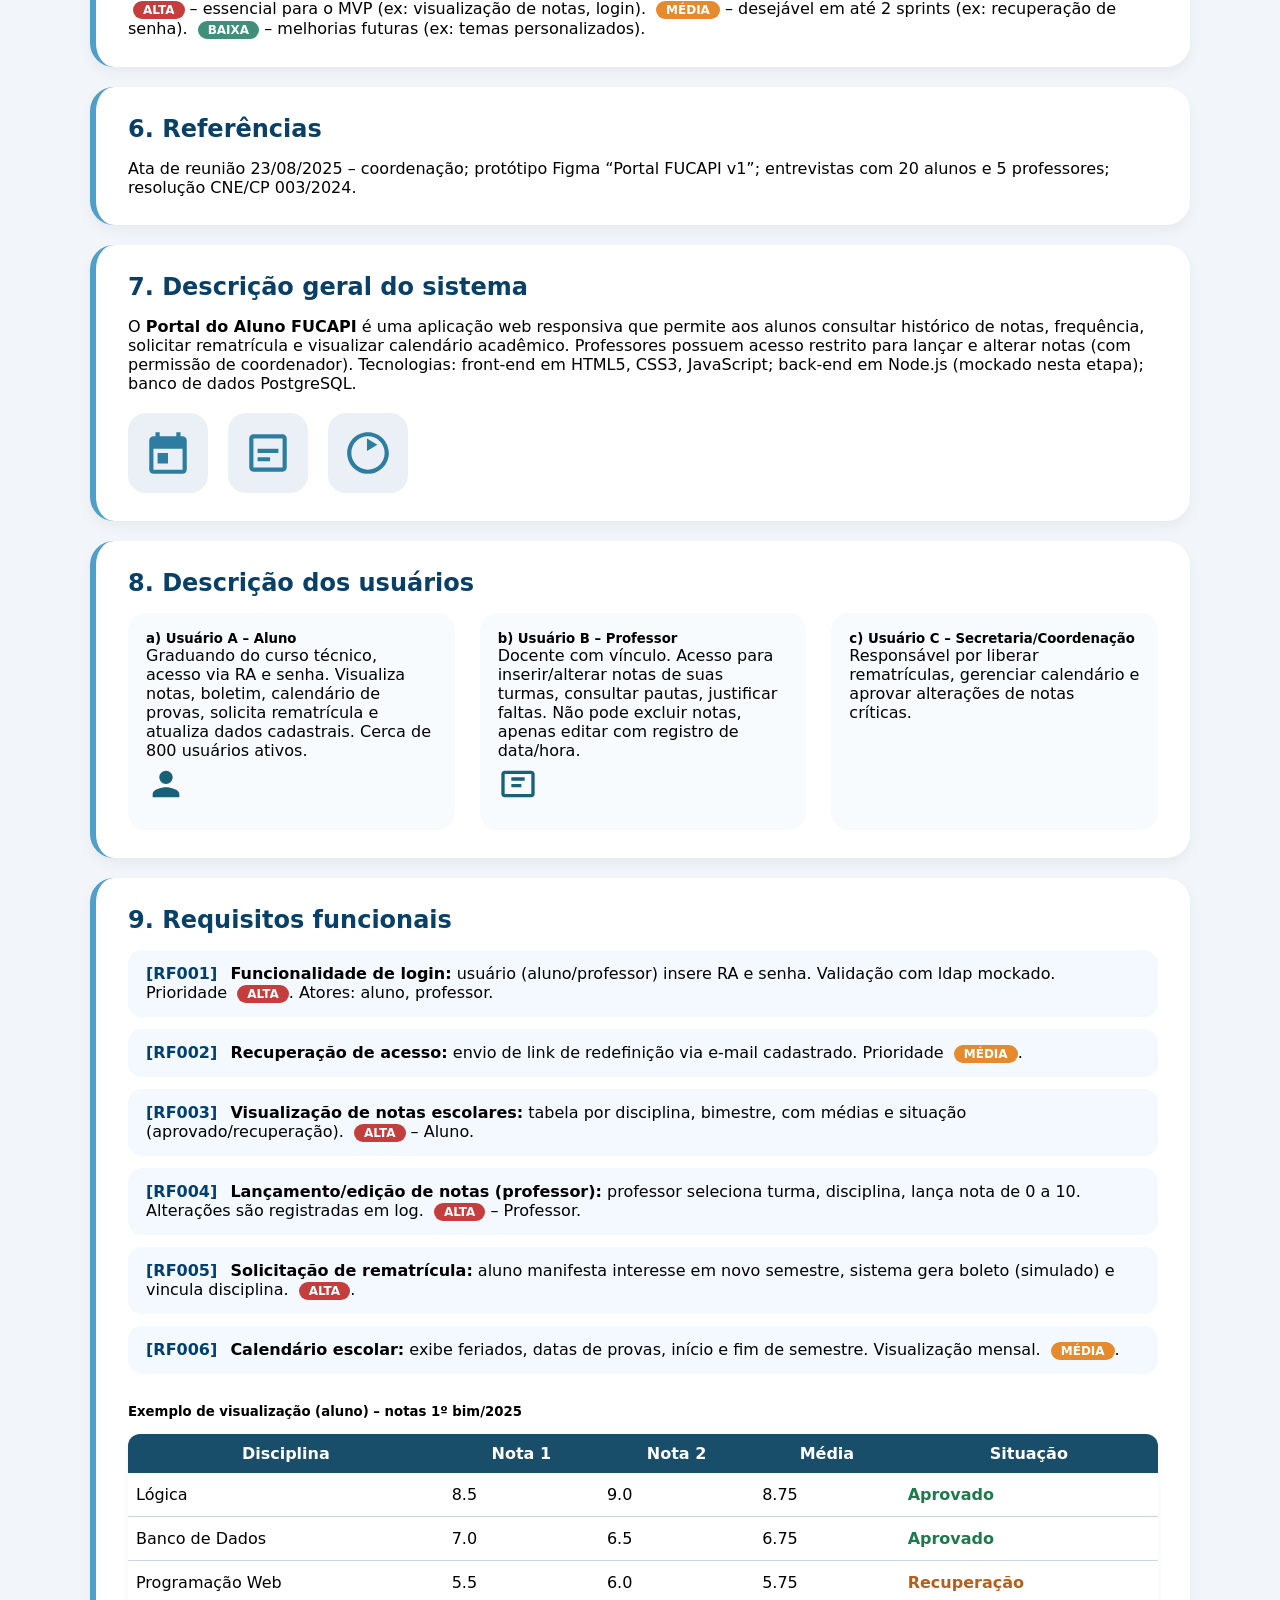
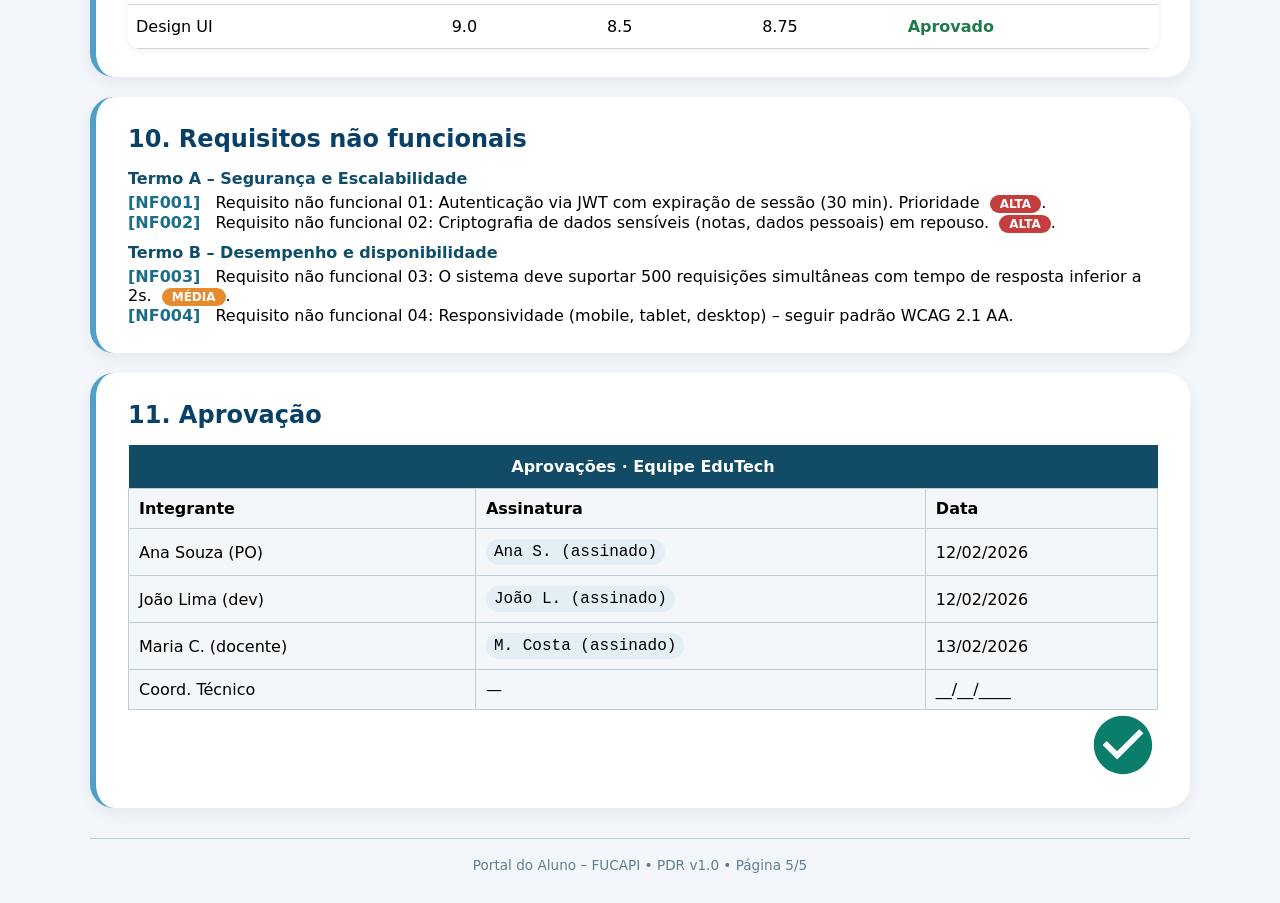
<file: Documento de levantamento de requesito/requesito/html/home.html>
<!DOCTYPE html>
<html lang="pt-BR">
<head>
    <meta charset="UTF-8">
    <meta name="viewport" content="width=device-width, initial-scale=1.0">
    <title>PDR · Portal do Aluno (versão 1.0)</title>
    <link rel="stylesheet" href="style.css">
</head>
<body>
    <!-- CAPA DO DOCUMENTO (Página 1 do PDF remodelada) -->
    <header class="document-header">
        <div class="institution">
            <h1>CENTRO EDUCACIONAL FUCAPI</h1>
            <p>Curso de Informática · Coordenação de curso técnico</p>
        </div>
        <div class="project-id">
            <h2> · Portal Aluno</h2>
            <p class="doc-type">Documento Levantamento de Requisitos</p>
            <span class="version">Versão 1.0</span>
        </div>
        <div class="hero-icon"></div>
    </header>

    <!-- SUMÁRIO (página 3 adaptada) -->
    <section class="summary">
        <h3>Sumário</h3>
        <ul>
            <li>1. Introdução ................................................... 01</li>
            <li>2. Visão geral desse documento ........................... 01</li>
            <li>3. Convenções, termos e abreviações ................... 01</li>
            <li>4. Identificações dos requisitos .......................... 01</li>
            <li>5. Prioridade dos requisitos .............................. 01</li>
            <li>6. Referências ................................................... 01</li>
            <li>7. Descrição geral do sistema (PORTAL) .............. 01</li>
            <li>8. Descrição dos usuários .................................. 01</li>
            <li>9. Requisitos funcionais .................................... 01</li>
            <li>10. Requisitos não funcionais ............................ 01</li>
            <li>11. Aprovação ................................................... 01</li>
        </ul>
        <div class="project-footer">Nome do projeto · Portal do Aluno/FUCAPI · Página 3/5</div>
    </section>

    <!-- CORPO PRINCIPAL – itens preenchidos conforme modelo -->
    <main class="requisitos-container">
        
        <!-- 1. INTRODUÇÃO -->
        <section class="requisito-card">
            <h4>1. Introdução</h4>
            <div class="conteudo">
                <p>O presente portal acadêmico foi idealizado a partir da necessidade de unificar consulta de notas, rematrículas e calendário escolar em um único ambiente digital. A equipe EduTech, composta por estudantes do curso técnico, realizou entrevistas com coordenadores, professores e alunos. Os resultados apontaram a urgência de um sistema transparente, acessível e responsivo. Este documento consolida todos os requisitos levantados até a sprint 2.</p>
                <div class="img-repr grafico-notas"></div>
            </div>
        </section>

        <!-- 2. VISÃO GERAL DESTE DOCUMENTO -->
        <section class="requisito-card">
            <h4>2. Visão geral desse documento</h4>
            <p>A documentação segue a abordagem de requisitos ágeis, dividida em visão de atores (aluno, professor, secretaria). Cada requisito funcional será rastreado por ID único e prioridade. Setores envolvidos: TI, secretaria acadêmica, financeiro (rematrícula) e corpo docente.</p>
        </section>

        <!-- 3. CONVENÇÕES, TERMOS E ABREVIAÇÕES -->
        <section class="requisito-card">
            <h4>3. Convenções, termos e abreviações</h4>
            <ul>
                <li><span class="termo">RF</span> – Requisito Funcional</li>
                <li><span class="termo">NF</span> – Requisito Não Funcional</li>
                <li><span class="termo">RA</span> – Registro Acadêmico (matrícula)</li>
                <li><span class="termo">PDA</span> – Portal do Aluno</li>
                <li><span class="termo">MEC</span> – padrões de calendário acadêmico</li>
            </ul>
        </section>

        <!-- 4. IDENTIFICAÇÕES DOS REQUISITOS -->
        <section class="requisito-card">
            <h4>4. Identificações dos requisitos</h4>
            <p>Os requisitos são categorizados como <strong>funcionais (RF)</strong> ou <strong>não funcionais (NF)</strong>. Cada um recebe um número sequencial e uma tag de prioridade (Alta, Média, Baixa). Para o portal, utilizamos o padrão [RFxxx] e [NFxxx].</p>
            <div class="img-repr identificacao-icon"></div>
        </section>

        <!-- 5. PRIORIDADE DOS REQUISITOS -->
        <section class="requisito-card">
            <h4>5. Prioridade dos requisitos</h4>
            <p><span class="tag alta">Alta</span> – essencial para o MVP (ex: visualização de notas, login). <span class="tag media">Média</span> – desejável em até 2 sprints (ex: recuperação de senha). <span class="tag baixa">Baixa</span> – melhorias futuras (ex: temas personalizados).</p>
        </section>

        <!-- 6. REFERÊNCIAS -->
        <section class="requisito-card">
            <h4>6. Referências</h4>
            <p>Ata de reunião 23/08/2025 – coordenação; protótipo Figma “Portal FUCAPI v1”; entrevistas com 20 alunos e 5 professores; resolução CNE/CP 003/2024.</p>
        </section>

        <!-- 7. DESCRIÇÃO GERAL DO SISTEMA (PORTAL DO ALUNO) -->
        <section class="requisito-card destaque-sistema">
            <h4>7. Descrição geral do sistema</h4>
            <p>O <strong>Portal do Aluno FUCAPI</strong> é uma aplicação web responsiva que permite aos alunos consultar histórico de notas, frequência, solicitar rematrícula e visualizar calendário acadêmico. Professores possuem acesso restrito para lançar e alterar notas (com permissão de coordenador). Tecnologias: front-end em HTML5, CSS3, JavaScript; back-end em Node.js (mockado nesta etapa); banco de dados PostgreSQL.</p>
            <div class="img-row">
                <div class="img-placeholder icone-calendario"></div>
                <div class="img-placeholder icone-notas"></div>
                <div class="img-placeholder icone-rematricula"></div>
            </div>
        </section>

        <!-- 8. DESCRIÇÃO DOS USUÁRIOS -->
        <section class="requisito-card usuarios">
            <h4>8. Descrição dos usuários</h4>
            <div class="usuario-grupo">
                <div class="usuario">
                    <h5>a) Usuário A – Aluno</h5>
                    <p>Graduando do curso técnico, acesso via RA e senha. Visualiza notas, boletim, calendário de provas, solicita rematrícula e atualiza dados cadastrais. Cerca de 800 usuários ativos.</p>
                    <span class="icone-perfil aluno-icone"></span>
                </div>
                <div class="usuario">
                    <h5>b) Usuário B – Professor</h5>
                    <p>Docente com vínculo. Acesso para inserir/alterar notas de suas turmas, consultar pautas, justificar faltas. Não pode excluir notas, apenas editar com registro de data/hora.</p>
                    <span class="icone-perfil professor-icone"></span>
                </div>
                <div class="usuario">
                    <h5>c) Usuário C – Secretaria/Coordenação</h5>
                    <p>Responsável por liberar rematrículas, gerenciar calendário e aprovar alterações de notas críticas.</p>
                </div>
            </div>
        </section>

        <!-- 9. REQUISITOS FUNCIONAIS -->
        <section class="requisito-card">
            <h4>9. Requisitos funcionais</h4>
            <div class="funcional-lista">
                <div class="rf-item">
                    <span class="rf-tag">[RF001]</span>
                    <strong>Funcionalidade de login:</strong> usuário (aluno/professor) insere RA e senha. Validação com ldap mockado. Prioridade <span class="tag alta">Alta</span>. Atores: aluno, professor.
                </div>
                <div class="rf-item">
                    <span class="rf-tag">[RF002]</span>
                    <strong>Recuperação de acesso:</strong> envio de link de redefinição via e-mail cadastrado. Prioridade <span class="tag media">Média</span>.
                </div>
                <div class="rf-item">
                    <span class="rf-tag">[RF003]</span>
                    <strong>Visualização de notas escolares:</strong> tabela por disciplina, bimestre, com médias e situação (aprovado/recuperação). <span class="tag alta">Alta</span> – Aluno.
                </div>
                <div class="rf-item">
                    <span class="rf-tag">[RF004]</span>
                    <strong>Lançamento/edição de notas (professor):</strong> professor seleciona turma, disciplina, lança nota de 0 a 10. Alterações são registradas em log. <span class="tag alta">Alta</span> – Professor.
                </div>
                <div class="rf-item">
                    <span class="rf-tag">[RF005]</span>
                    <strong>Solicitação de rematrícula:</strong> aluno manifesta interesse em novo semestre, sistema gera boleto (simulado) e vincula disciplina. <span class="tag alta">Alta</span>.
                </div>
                <div class="rf-item">
                    <span class="rf-tag">[RF006]</span>
                    <strong>Calendário escolar:</strong> exibe feriados, datas de provas, início e fim de semestre. Visualização mensal. <span class="tag media">Média</span>.
                </div>
            </div>
            <div class="tabela-notas-wrapper">
                <h5>Exemplo de visualização (aluno) – notas 1º bim/2025</h5>
                <table class="tabela-notas">
                    <thead>
                        <tr><th>Disciplina</th><th>Nota 1</th><th>Nota 2</th><th>Média</th><th>Situação</th></tr>
                    </thead>
                    <tbody>
                        <tr><td>Lógica</td><td>8.5</td><td>9.0</td><td>8.75</td><td class="aprovado">Aprovado</td></tr>
                        <tr><td>Banco de Dados</td><td>7.0</td><td>6.5</td><td>6.75</td><td class="aprovado">Aprovado</td></tr>
                        <tr><td>Programação Web</td><td>5.5</td><td>6.0</td><td>5.75</td><td class="recuperacao">Recuperação</td></tr>
                        <tr><td>Design UI</td><td>9.0</td><td>8.5</td><td>8.75</td><td class="aprovado">Aprovado</td></tr>
                    </tbody>
                </table>
                <div class="img-notas-icon"></div>
            </div>
        </section>

        <!-- 10. REQUISITOS NÃO FUNCIONAIS -->
        <section class="requisito-card">
            <h4>10. Requisitos não funcionais</h4>
            <p><span class="termo-alto">Termo A – Segurança e Escalabilidade</span></p>
            <ul class="nf-lista">
                <li><span class="nf-tag">[NF001]</span> Requisito não funcional 01: Autenticação via JWT com expiração de sessão (30 min). Prioridade <span class="tag alta">Alta</span>.</li>
                <li><span class="nf-tag">[NF002]</span> Requisito não funcional 02: Criptografia de dados sensíveis (notas, dados pessoais) em repouso. <span class="tag alta">Alta</span>.</li>
            </ul>
            <p><span class="termo-alto">Termo B – Desempenho e disponibilidade</span></p>
            <ul class="nf-lista">
                <li><span class="nf-tag">[NF003]</span> Requisito não funcional 03: O sistema deve suportar 500 requisições simultâneas com tempo de resposta inferior a 2s. <span class="tag media">Média</span>.</li>
                <li><span class="nf-tag">[NF004]</span> Requisito não funcional 04: Responsividade (mobile, tablet, desktop) – seguir padrão WCAG 2.1 AA.</li>
            </ul>
        </section>

        <!-- 11. APROVAÇÃO -->
        <section class="requisito-card aprovacao">
            <h4>11. Aprovação</h4>
            <table class="tabela-aprovacao">
                <thead>
                    <tr><th colspan="3">Aprovações · Equipe EduTech</th></tr>
                </thead>
                <tbody>
                    <tr><td><strong>Integrante</strong></td><td><strong>Assinatura</strong></td><td><strong>Data</strong></td></tr>
                    <tr><td>Ana Souza (PO)</td><td><span class="ass-digital">Ana S. (assinado)</span></td><td>12/02/2026</td></tr>
                    <tr><td>João Lima (dev)</td><td><span class="ass-digital">João L. (assinado)</span></td><td>12/02/2026</td></tr>
                    <tr><td>Maria C. (docente)</td><td><span class="ass-digital">M. Costa (assinado)</span></td><td>13/02/2026</td></tr>
                    <tr><td>Coord. Técnico</td><td>—</td><td>__/__/____</td></tr>
                </tbody>
            </table>
            <div class="img-aprovado-stamp"></div>
        </section>

        <div class="doc-footer">Portal do Aluno – FUCAPI • PDR v1.0 • Página 5/5</div>
    </main>
</body>
</html>
</file>
<file: Documento de levantamento de requesito/requesito/html/style.css>
/* ============================================
   style.css - CSS externo separado
   Projeto: Portal do Aluno / PDR FUCAPI
   ============================================ */

* {
    margin: 0;
    padding: 0;
    box-sizing: border-box;
    font-family: 'Inter', 'Segoe UI', Roboto, system-ui, sans-serif;
}

body {
    background: #f2f5f9;
    padding: 30px 20px;
    display: flex;
    flex-direction: column;
    align-items: center;
}

/* ===== HEADER / CAPA ===== */
.document-header {
    max-width: 1100px;
    width: 100%;
    background: white;
    border-radius: 28px 28px 8px 8px;
    padding: 30px 35px;
    box-shadow: 0 10px 25px rgba(0,20,40,0.08);
    margin-bottom: 30px;
    border-bottom: 6px solid #0a4b7a;
    position: relative;
    display: flex;
    flex-wrap: wrap;
    justify-content: space-between;
    align-items: center;
}

.institution h1 {
    font-size: 1.7rem;
    color: #0a4b7a;
    font-weight: 700;
    letter-spacing: -0.5px;
}

.institution p {
    font-weight: 500;
    color: #2a5c7a;
}

.project-id {
    text-align: right;
}

.project-id h2 {
    color: #1a3e4c;
    font-size: 1.5rem;
}

.doc-type {
    font-style: italic;
    color: #3b6e8f;
}

.version {
    background: #0a4b7a;
    color: white;
    padding: 5px 12px;
    border-radius: 30px;
    font-size: 0.9rem;
    font-weight: bold;
    display: inline-block;
    margin-top: 6px;
}

.hero-icon {
    width: 70px;
    height: 70px;
    background: #e1ecf4;
    border-radius: 20px;
    display: flex;
    align-items: center;
    justify-content: center;
    background-image: url('data:image/svg+xml;utf8,<svg xmlns="http://www.w3.org/2000/svg" viewBox="0 0 24 24" fill="%230a4b7a"><path d="M12 2C8.13 2 5 5.13 5 9c0 5.25 7 13 7 13s7-7.75 7-13c0-3.87-3.13-7-7-7zm0 9.5c-1.38 0-2.5-1.12-2.5-2.5s1.12-2.5 2.5-2.5 2.5 1.12 2.5 2.5-1.12 2.5-2.5 2.5z"/></svg>');
    background-size: 50px;
    background-position: center;
    background-repeat: no-repeat;
}

/* ===== SUMÁRIO ===== */
.summary {
    max-width: 1100px;
    width: 100%;
    background: white;
    padding: 25px 35px;
    border-radius: 16px;
    box-shadow: 0 4px 12px rgba(0,0,0,0.03);
    margin-bottom: 25px;
    border: 1px solid #dee9f0;
}

.summary h3 {
    color: #0a4b7a;
    border-bottom: 2px solid #cbdbe9;
    padding-bottom: 10px;
    margin-bottom: 15px;
}

.summary ul {
    columns: 2;
    list-style: none;
    padding: 0;
}

.summary li {
    padding: 4px 0;
    font-family: 'Courier New', monospace;
    color: #1e3b4f;
}

.project-footer {
    margin-top: 15px;
    font-size: 0.8rem;
    color: #5e7c93;
    text-align: right;
    border-top: 1px dashed #ccc;
    padding-top: 12px;
}

/* ===== CONTAINER PRINCIPAL ===== */
.requisitos-container {
    max-width: 1100px;
    width: 100%;
    display: flex;
    flex-direction: column;
    gap: 20px;
}

.requisito-card {
    background: white;
    padding: 28px 32px;
    border-radius: 24px;
    box-shadow: 0 6px 14px rgba(0,20,30,0.05);
    transition: all 0.1s ease;
    border-left: 6px solid #4f9fc9;
}

.requisito-card h4 {
    font-size: 1.5rem;
    font-weight: 600;
    color: #094067;
    margin-bottom: 16px;
    display: flex;
    align-items: center;
    gap: 10px;
}

.conteudo {
    color: #2b4c61;
}

/* ===== IMAGENS REPRESENTATIVAS ===== */
.img-repr {
    margin-top: 18px;
    width: 100%;
    height: 70px;
    background: #f0f7fa;
    border-radius: 12px;
    background-image: radial-gradient(circle, #cbdbe9 20%, transparent 20%);
    background-size: 15px 15px;
}

.grafico-notas {
    background: linear-gradient(90deg, #1e7e9f 0%, #1e7e9f 30%, #6ab0c9 30%, #6ab0c9 55%, #c7e2eb 55%, #c7e2eb 80%);
    border-radius: 8px;
    height: 24px;
    width: 80%;
}

.termo {
    background: #d0e2f0;
    padding: 2px 8px;
    border-radius: 20px;
    font-weight: 600;
    color: #035c8c;
}

/* ===== TAGS DE PRIORIDADE ===== */
.tag {
    padding: 2px 10px;
    border-radius: 30px;
    font-size: 0.75rem;
    font-weight: 700;
    color: white;
    text-transform: uppercase;
    display: inline-block;
    margin-left: 5px;
}

.alta { background: #c43e3e; }
.media { background: #e68a2e; }
.baixa { background: #3f8f7b; }

/* ===== ÍCONES EM ROW ===== */
.img-row {
    display: flex;
    gap: 20px;
    margin-top: 20px;
    flex-wrap: wrap;
}

.img-placeholder {
    width: 80px;
    height: 80px;
    background: #eaf0f5;
    border-radius: 18px;
    display: flex;
    align-items: center;
    justify-content: center;
}

.icone-calendario {
    background-image: url('data:image/svg+xml;utf8,<svg xmlns="http://www.w3.org/2000/svg" viewBox="0 0 24 24" fill="%232c7da0"><path d="M19 4h-1V2h-2v2H8V2H6v2H5c-1.1 0-2 .9-2 2v14c0 1.1.9 2 2 2h14c1.1 0 2-.9 2-2V6c0-1.1-.9-2-2-2zm0 16H5V10h14v10zM7 12h5v5H7v-5z"/></svg>');
    background-size: 50px;
    background-repeat: no-repeat;
    background-position: center;
}

.icone-notas {
    background-image: url('data:image/svg+xml;utf8,<svg xmlns="http://www.w3.org/2000/svg" viewBox="0 0 24 24" fill="%232c7da0"><path d="M19 3H5c-1.1 0-2 .9-2 2v14c0 1.1.9 2 2 2h14c1.1 0 2-.9 2-2V5c0-1.1-.9-2-2-2zm0 16H5V5h14v14zM7 10h10v2H7zm0 4h6v2H7z"/></svg>');
    background-size: 50px;
    background-repeat: no-repeat;
    background-position: center;
}

.icone-rematricula {
    background-image: url('data:image/svg+xml;utf8,<svg xmlns="http://www.w3.org/2000/svg" viewBox="0 0 24 24" fill="%232c7da0"><path d="M12 2C6.48 2 2 6.48 2 12s4.48 10 10 10 10-4.48 10-10S17.52 2 12 2zm0 18c-4.41 0-8-3.59-8-8s3.59-8 8-8 8 3.59 8 8-3.59 8-8 8zm-.5-13v4l5-3-5-3v4z"/></svg>');
    background-size: 50px;
    background-repeat: no-repeat;
    background-position: center;
}

/* ===== USUÁRIOS ===== */
.usuario-grupo {
    display: flex;
    flex-wrap: wrap;
    gap: 25px;
}

.usuario {
    background: #f7fbfd;
    padding: 18px;
    border-radius: 18px;
    flex: 1 1 250px;
    position: relative;
}

.icone-perfil {
    width: 48px;
    height: 48px;
    display: inline-block;
    background-size: 40px;
    background-repeat: no-repeat;
    background-position: left center;
}

.aluno-icone {
    background-image: url('data:image/svg+xml;utf8,<svg xmlns="http://www.w3.org/2000/svg" viewBox="0 0 24 24" fill="%23196079"><path d="M12 12c2.21 0 4-1.79 4-4s-1.79-4-4-4-4 1.79-4 4 1.79 4 4 4zm0 2c-2.67 0-8 1.34-8 4v2h16v-2c0-2.66-5.33-4-8-4z"/></svg>');
}

.professor-icone {
    background-image: url('data:image/svg+xml;utf8,<svg xmlns="http://www.w3.org/2000/svg" viewBox="0 0 24 24" fill="%23196079"><path d="M20 4H4c-1.1 0-2 .9-2 2v12c0 1.1.9 2 2 2h16c1.1 0 2-.9 2-2V6c0-1.1-.9-2-2-2zm0 14H4V6h16v12zM8 8h8v2H8zm0 4h6v2H8z"/></svg>');
}

/* ===== REQUISITOS FUNCIONAIS ===== */
.funcional-lista {
    display: flex;
    flex-direction: column;
    gap: 12px;
    margin-bottom: 30px;
}

.rf-item {
    background: #f3f9ff;
    padding: 14px 18px;
    border-radius: 14px;
}

.rf-tag {
    font-weight: 800;
    color: #004070;
    margin-right: 8px;
}

/* ===== TABELA DE NOTAS ===== */
.tabela-notas-wrapper {
    margin-top: 20px;
}

.tabela-notas {
    width: 100%;
    border-collapse: collapse;
    margin-top: 15px;
    background: white;
    border-radius: 12px;
    overflow: hidden;
    box-shadow: 0 2px 6px rgba(0,0,0,0.05);
}

.tabela-notas th {
    background: #194e6b;
    color: white;
    padding: 10px;
    font-weight: 600;
}

.tabela-notas td {
    padding: 12px 8px;
    border-bottom: 1px solid #cbd5e1;
}

.aprovado { 
    color: #1f7a4b; 
    font-weight: 600; 
}

.recuperacao { 
    color: #b55f1a; 
    font-weight: 600; 
}

/* ===== REQUISITOS NÃO FUNCIONAIS ===== */
.termo-alto {
    font-weight: 700;
    color: #0f4e6b;
    display: block;
    margin: 10px 0 5px;
}

.nf-lista {
    list-style: none;
}

.nf-tag {
    font-weight: 700;
    color: #1b6d8a;
    margin-right: 10px;
}

/* ===== TABELA DE APROVAÇÃO ===== */
.tabela-aprovacao {
    width: 100%;
    border-collapse: collapse;
    background: #f3f7fa;
}

.tabela-aprovacao th {
    background: #114b66;
    color: white;
    padding: 12px;
}

.tabela-aprovacao td {
    padding: 10px;
    border: 1px solid #bcccd9;
}

.ass-digital {
    font-family: 'Courier New', monospace;
    background: #e3eef5;
    padding: 4px 8px;
    border-radius: 20px;
    display: inline-block;
}

.img-aprovado-stamp {
    width: 70px;
    height: 70px;
    background-image: url('data:image/svg+xml;utf8,<svg xmlns="http://www.w3.org/2000/svg" viewBox="0 0 24 24" fill="%230a7e6b"><path d="M12 2C6.48 2 2 6.48 2 12s4.48 10 10 10 10-4.48 10-10S17.52 2 12 2zm-2 15l-5-5 1.41-1.41L10 14.17l7.59-7.59L19 8l-9 9z"/></svg>');
    background-size: contain;
    background-repeat: no-repeat;
    margin-left: auto;
}

/* ===== RODAPÉ DO DOCUMENTO ===== */
.doc-footer {
    text-align: center;
    margin-top: 10px;
    color: #5e7f94;
    font-size: 0.85rem;
    border-top: 1px solid #b0d1de;
    padding-top: 18px;
}

/* ===== RESPONSIVIDADE ===== */
@media (max-width: 700px) {
    .document-header { 
        flex-direction: column; 
        text-align: center; 
    }
    .project-id { 
        text-align: center; 
    }
    .summary ul { 
        columns: 1; 
    }
    .requisito-card {
        padding: 20px;
    }
}
</file>
